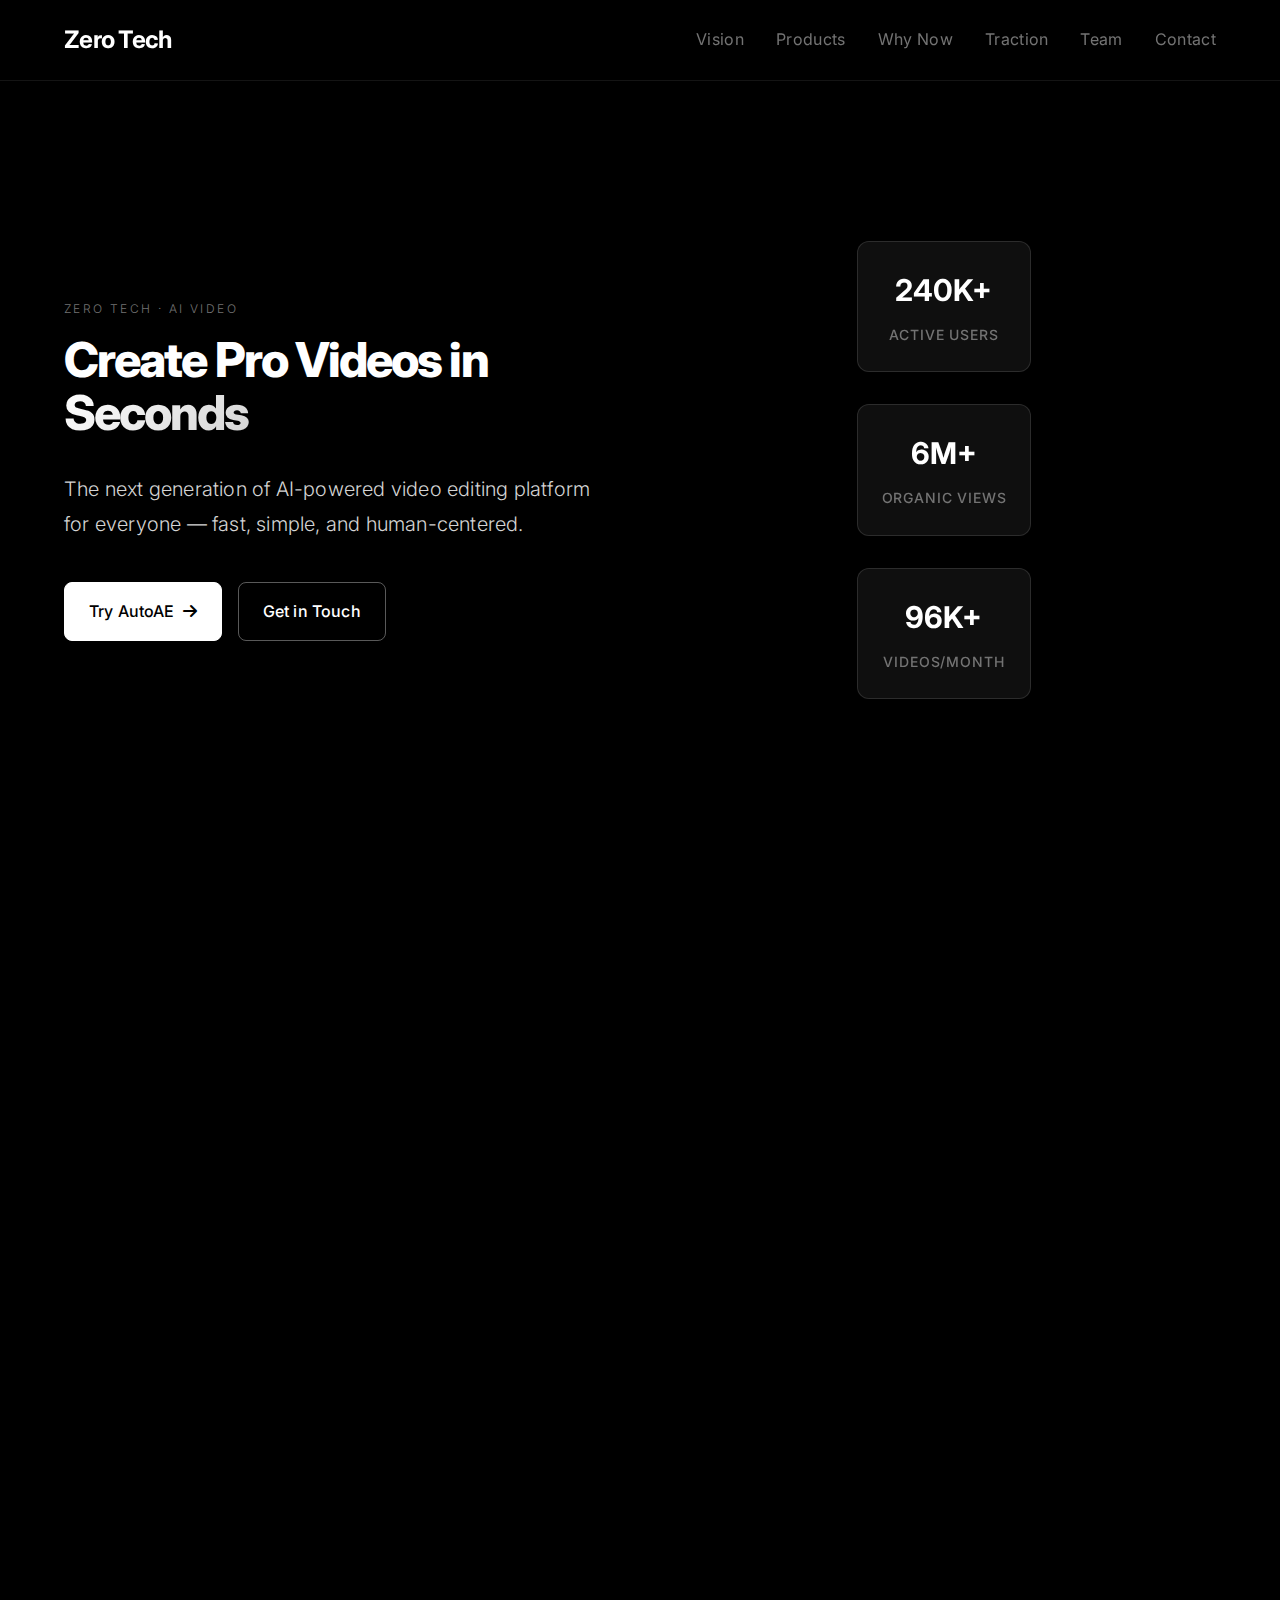
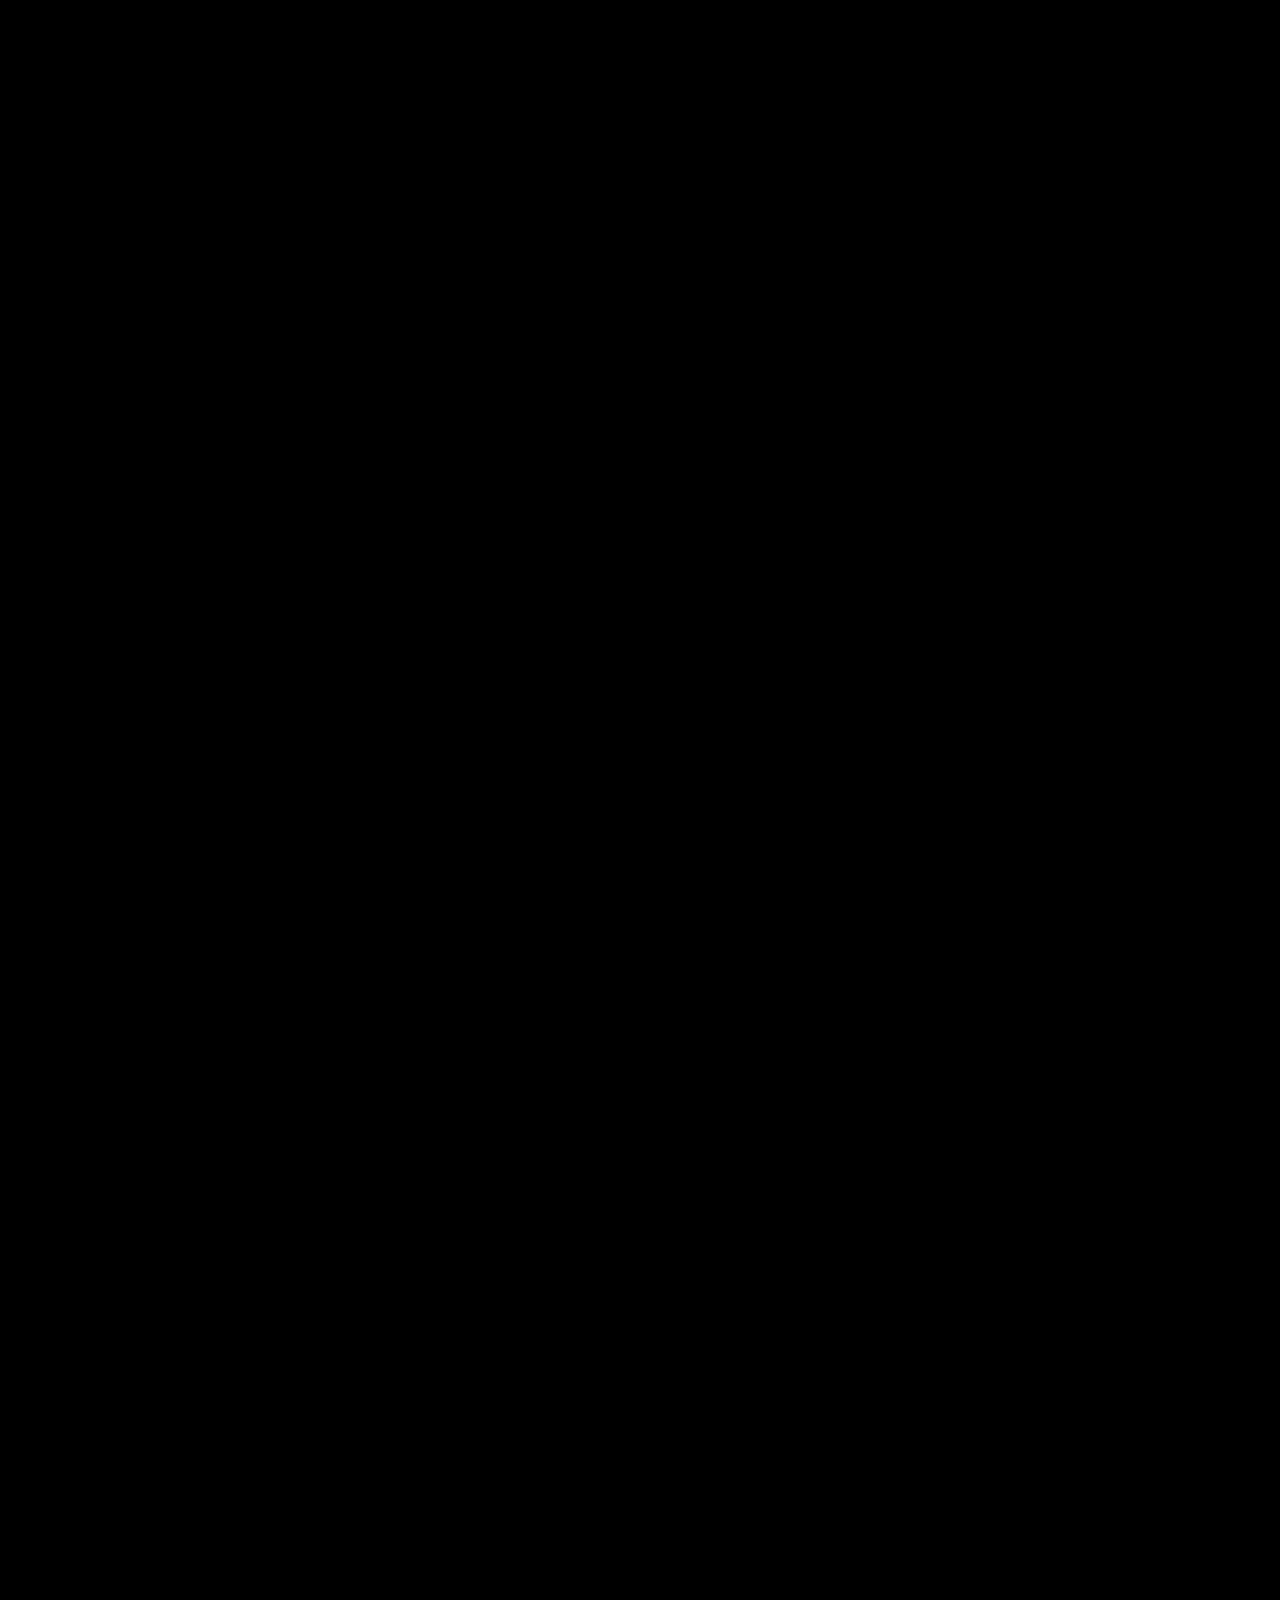
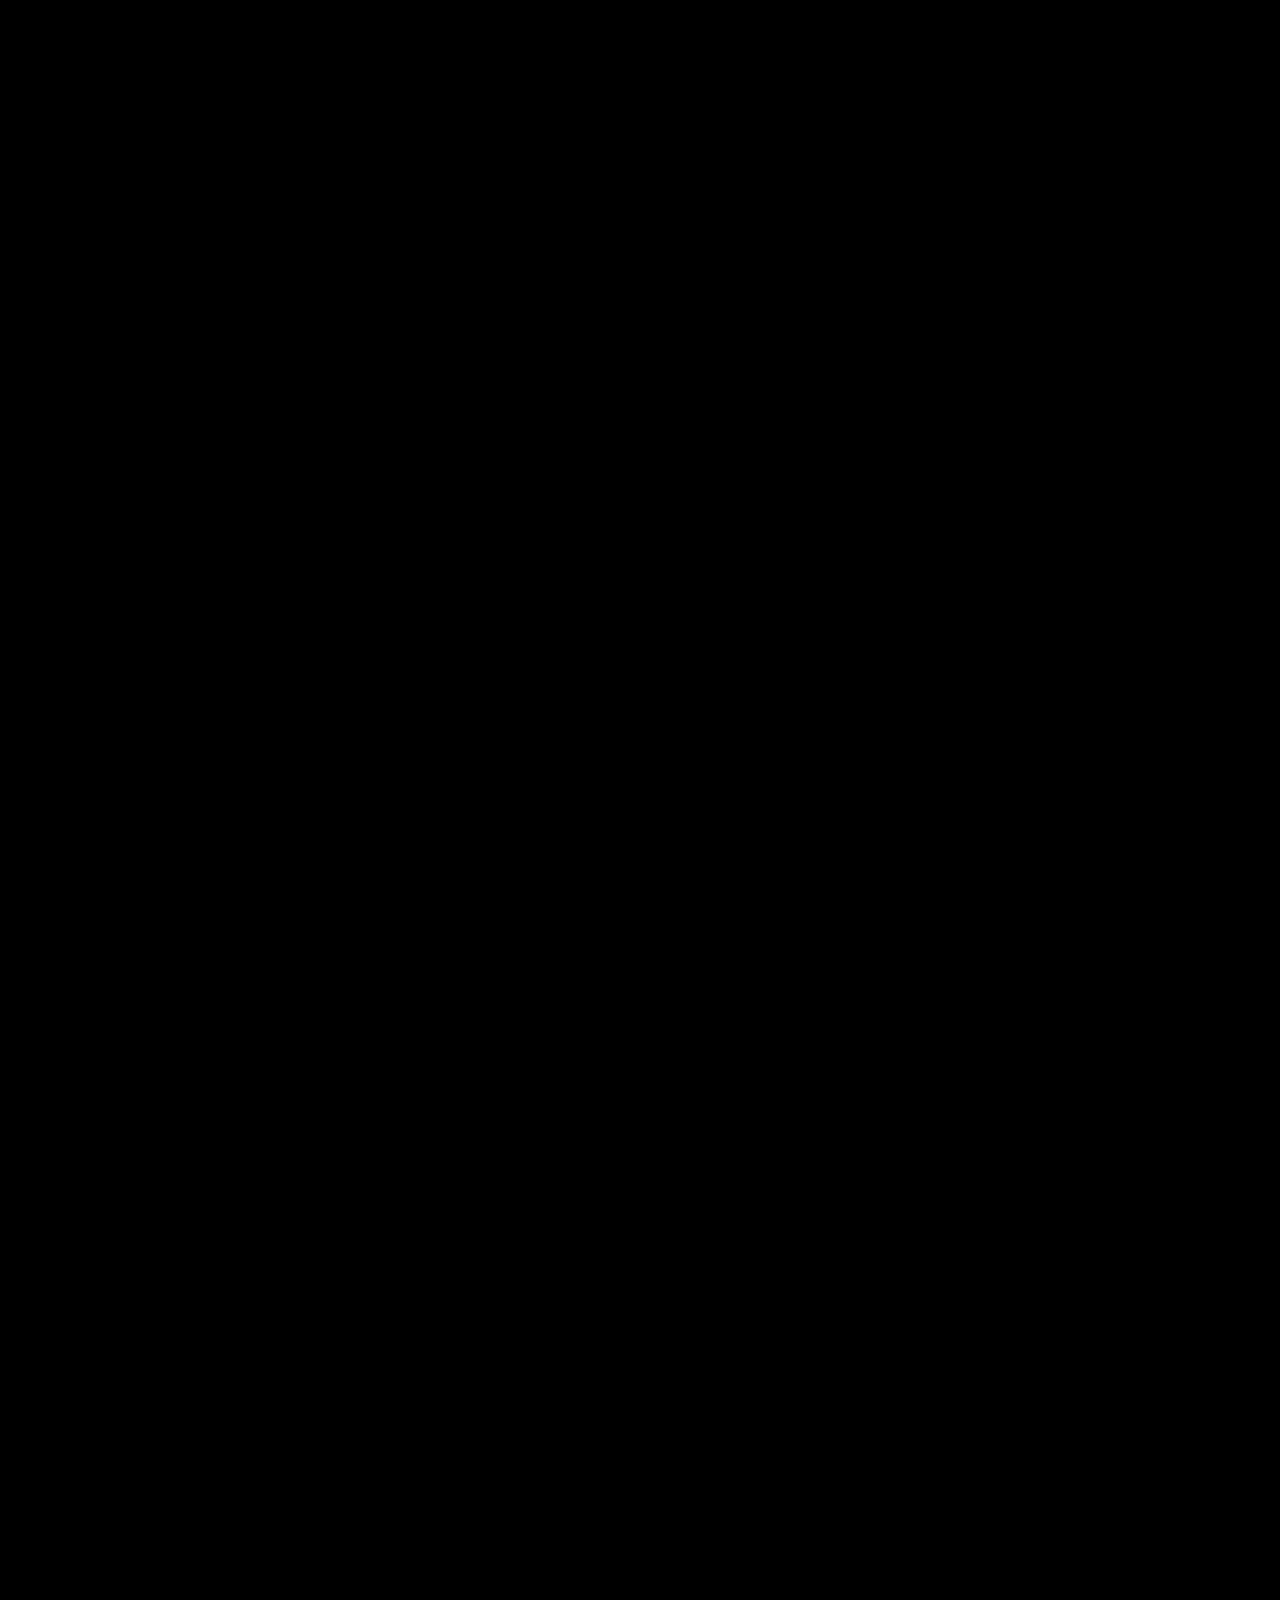
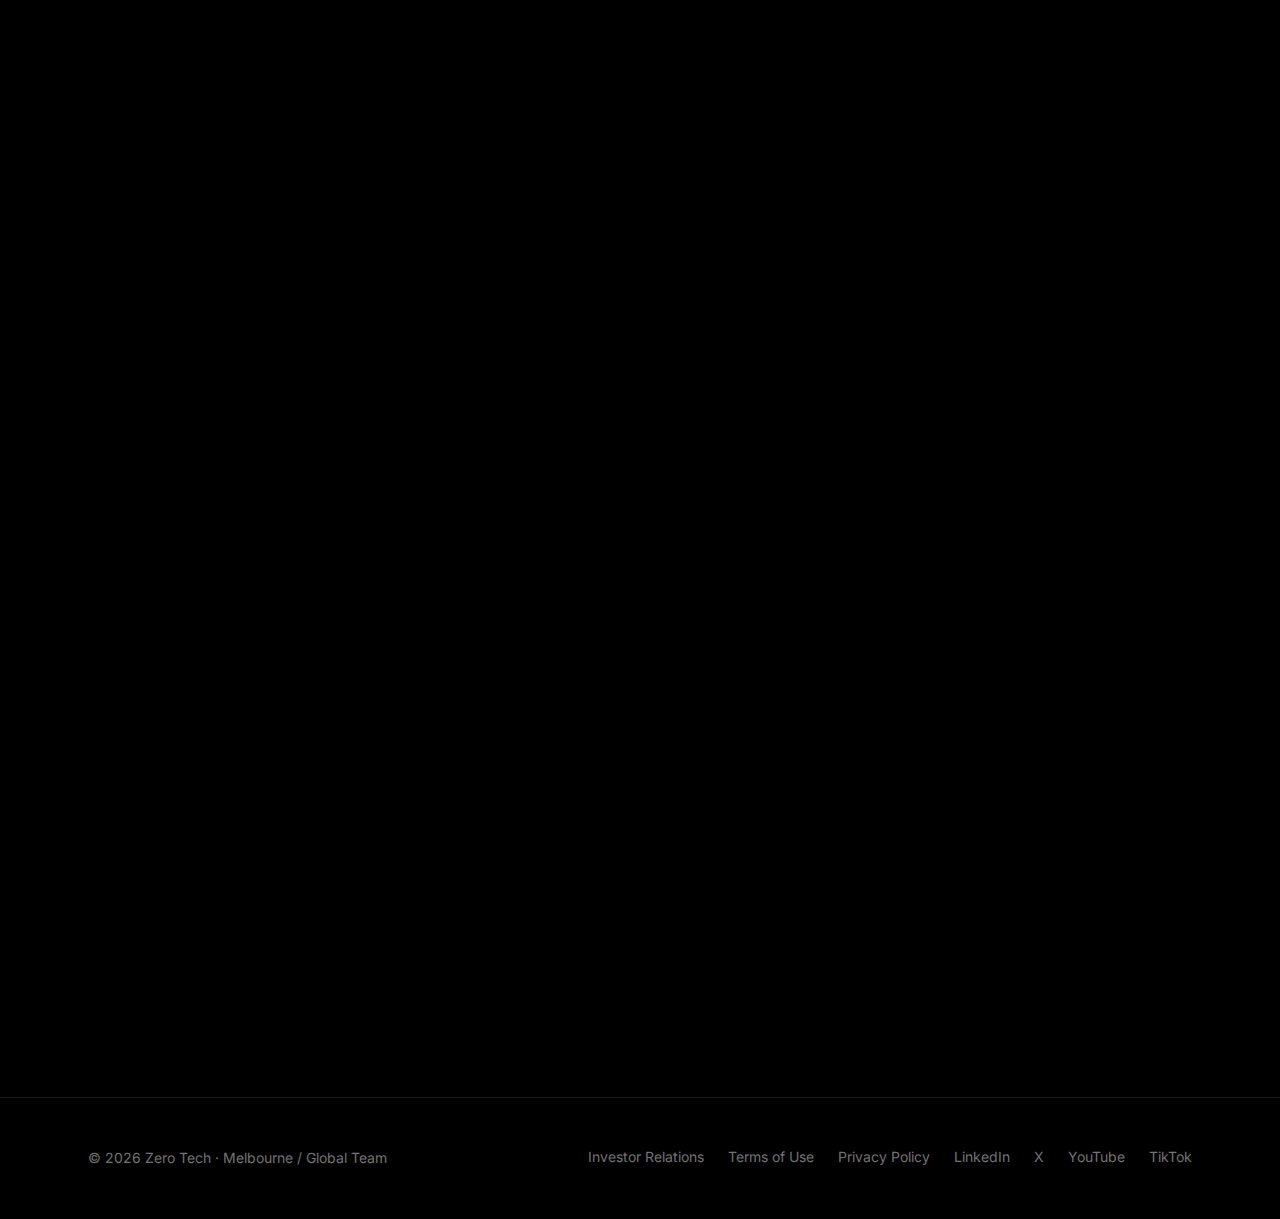
<file: index.html>
<!DOCTYPE html>
<html lang="en">
<head>
    <meta charset="UTF-8">
    <meta name="viewport" content="width=device-width, initial-scale=1.0">
    <title>Zero Tech - AI Video Editing Platform | Create Professional Videos in Seconds</title>
    <meta name="description" content="Zero Tech is the leading AI-powered video editing platform. Create professional videos in seconds with our innovative technology. Trusted by 500K+ creators worldwide.">
    <meta name="keywords" content="zero tech, AI video editing, video creation, professional videos, video editing software, AI video platform, video automation, content creation">
    <meta name="author" content="Zero Tech">
    <meta name="robots" content="index, follow">
    <meta name="language" content="en">
    <meta name="revisit-after" content="7 days">
    
    <!-- Open Graph / Facebook -->
    <meta property="og:type" content="website">
    <meta property="og:url" content="https://zerotech.info/">
    <meta property="og:title" content="Zero Tech - AI Video Editing Platform | Create Professional Videos in Seconds">
    <meta property="og:description" content="Zero Tech is the leading AI-powered video editing platform. Create professional videos in seconds with our innovative technology. Trusted by 500K+ creators worldwide.">
    <meta property="og:image" content="https://zerotech.info/Assets/ZeroTechLogo.png">
    <meta property="og:site_name" content="Zero Tech">
    <meta property="og:locale" content="en_US">
    
    <!-- Twitter -->
    <meta property="twitter:card" content="summary_large_image">
    <meta property="twitter:url" content="https://zerotech.info/">
    <meta property="twitter:title" content="Zero Tech - AI Video Editing Platform | Create Professional Videos in Seconds">
    <meta property="twitter:description" content="Zero Tech is the leading AI-powered video editing platform. Create professional videos in seconds with our innovative technology. Trusted by 500K+ creators worldwide.">
    <meta property="twitter:image" content="https://zerotech.info/Assets/ZeroTechLogo.png">
    <meta property="twitter:creator" content="@zerotech">
    <meta property="twitter:site" content="@zerotech">
    
    <!-- Additional SEO -->
    <meta name="theme-color" content="#000000">
    <meta name="msapplication-TileColor" content="#000000">
    <meta name="application-name" content="Zero Tech">
    <meta name="apple-mobile-web-app-title" content="Zero Tech">
    <meta name="apple-mobile-web-app-capable" content="yes">
    <meta name="apple-mobile-web-app-status-bar-style" content="default">
    
    <!-- Canonical URL -->
    <link rel="canonical" href="https://zerotech.info/">
    
    <!-- Favicon -->
    <link rel="icon" type="image/png" sizes="32x32" href="Assets/ZeroTechLogo.png">
    <link rel="icon" type="image/png" sizes="16x16" href="Assets/ZeroTechLogo.png">
    <link rel="shortcut icon" href="Assets/ZeroTechLogo.png">
    <link rel="apple-touch-icon" sizes="180x180" href="Assets/ZeroTechLogo.png">
    <link rel="stylesheet" href="styles.css">
    <link rel="preconnect" href="https://fonts.googleapis.com">
    <link rel="preconnect" href="https://fonts.gstatic.com" crossorigin>
    <link href="https://fonts.googleapis.com/css2?family=Inter:wght@200;300;400;500;600;700;800&family=Playfair+Display:ital,wght@0,400;0,500;0,600;0,700;1,400&family=Crimson+Text:ital,wght@0,400;0,600;1,400&display=swap" rel="stylesheet">
    <link rel="preconnect" href="https://pub-4e1d5c34faf34e9085556e48a3f90aa2.r2.dev" crossorigin>
    <link rel="dns-prefetch" href="https://pub-4e1d5c34faf34e9085556e48a3f90aa2.r2.dev">
    <link rel="preconnect" href="https://cdnjs.cloudflare.com">
    <link rel="stylesheet" href="https://cdnjs.cloudflare.com/ajax/libs/font-awesome/6.0.0/css/all.min.css" media="print" onload="this.media='all'">
    <noscript><link rel="stylesheet" href="https://cdnjs.cloudflare.com/ajax/libs/font-awesome/6.0.0/css/all.min.css"></noscript>
    
    <!-- Structured Data -->
    <script type="application/ld+json">
    {
        "@context": "https://schema.org",
        "@type": "Organization",
        "name": "Zero Tech",
        "url": "https://zerotech.info",
        "logo": "https://zerotech.info/Assets/ZeroTechLogo.png",
        "description": "Zero Tech is the leading AI-powered video editing platform. Create professional videos in seconds with our innovative technology.",
        "foundingDate": "2024",
        "founders": [
            {
                "@type": "Person",
                "name": "Hanna Zhu",
                "jobTitle": "Co-Founder & CEO",
                "url": "https://www.linkedin.com/in/han-zhu-7633a05a/"
            },
            {
                "@type": "Person",
                "name": "Alex Liu",
                "jobTitle": "Co-Founder & CMO",
                "url": "https://www.linkedin.com/in/alexliugrowth/"
            }
        ],
        "address": {
            "@type": "PostalAddress",
            "addressLocality": "Melbourne",
            "addressCountry": "Australia"
        },
        "contactPoint": {
            "@type": "ContactPoint",
            "email": "hanna@zerothe.pro",
            "contactType": "customer service"
        },
        "sameAs": [
            "https://www.linkedin.com/company/autoae/",
            "https://x.com/Autoaeonline",
            "https://www.youtube.com/@autoaeonline",
            "https://www.tiktok.com/@autoaeonline"
        ],
        "offers": {
            "@type": "Offer",
            "name": "AI Video Editing Platform",
            "description": "Create professional videos in seconds with AI-powered video editing technology",
            "url": "https://autoae.online/"
        }
    }
    </script>
    
    <script type="application/ld+json">
    {
        "@context": "https://schema.org",
        "@type": "SoftwareApplication",
        "name": "Zero Tech AI Video Editor",
        "applicationCategory": "MultimediaApplication",
        "operatingSystem": "Web Browser",
        "description": "AI-powered video editing platform for creating professional videos in seconds",
        "url": "https://autoae.online/",
        "author": {
            "@type": "Organization",
            "name": "Zero Tech"
        },
        "offers": {
            "@type": "Offer",
            "price": "0",
            "priceCurrency": "USD",
            "availability": "https://schema.org/InStock"
        },
        "aggregateRating": {
            "@type": "AggregateRating",
            "ratingValue": "4.8",
            "ratingCount": "215000"
        }
    }
    </script>
    
    <!-- Additional SEO Schema -->
    <script type="application/ld+json">
    {
        "@context": "https://schema.org",
        "@type": "WebSite",
        "name": "Zero Tech",
        "url": "https://zerotech.info",
        "description": "AI-powered video editing platform for creating professional videos in seconds",
        "potentialAction": {
            "@type": "SearchAction",
            "target": "https://zerotech.info/search?q={search_term_string}",
            "query-input": "required name=search_term_string"
        }
    }
    </script>
    
    <script type="application/ld+json">
    {
        "@context": "https://schema.org",
        "@type": "BreadcrumbList",
        "itemListElement": [
            {
                "@type": "ListItem",
                "position": 1,
                "name": "Home",
                "item": "https://zerotech.info"
            },
            {
                "@type": "ListItem",
                "position": 2,
                "name": "Vision",
                "item": "https://zerotech.info#vision"
            },
            {
                "@type": "ListItem",
                "position": 3,
                "name": "Products",
                "item": "https://zerotech.info#products"
            },
            {
                "@type": "ListItem",
                "position": 4,
                "name": "Team",
                "item": "https://zerotech.info#team"
            }
        ]
    }
    </script>
</head>
<body>
    <!-- Navigation -->
    <nav class="navbar">
        <div class="nav-container">
            <div class="nav-logo">
                <h2>Zero Tech</h2>
            </div>
            <ul class="nav-menu">
                <li class="nav-item">
                    <a href="#vision" class="nav-link">Vision</a>
                </li>
                <li class="nav-item">
                    <a href="#products" class="nav-link">Products</a>
                </li>
                <li class="nav-item">
                    <a href="#why-now" class="nav-link">Why Now</a>
                </li>
                <li class="nav-item">
                    <a href="#traction" class="nav-link">Traction</a>
                </li>
                <li class="nav-item">
                    <a href="#team" class="nav-link">Team</a>
                </li>
                <li class="nav-item">
                    <a href="#contact" class="nav-link">Contact</a>
                </li>
            </ul>
            <div class="hamburger">
                <span class="bar"></span>
                <span class="bar"></span>
                <span class="bar"></span>
            </div>
        </div>
    </nav>

    <!-- Hero Section — hero_bg.mp4 (ZERO AI STUDIO blueprint) -->
    <section id="home" class="hero section-cinematic">
        <div class="video-bg" aria-hidden="true">
            <video class="hero-video" autoplay muted loop playsinline preload="metadata">
                <source src="https://pub-4e1d5c34faf34e9085556e48a3f90aa2.r2.dev/video_downloads/hero_bg.mp4" type="video/mp4">
            </video>
        </div>
        <div class="video-mask video-mask-top"></div>
        <div class="video-mask video-mask-bottom"></div>
        <div class="hero-container container">
            <div class="hero-content reveal-on-scroll">
                <p class="overline">Zero Tech · AI video</p>
                <h1 class="hero-title">
                    Create Pro Videos in <span class="gradient-text">Seconds</span>
                </h1>
                <p class="hero-subtitle">
                    The next generation of AI-powered video editing platform for everyone — fast, simple, and human-centered.
                </p>
                <div class="hero-buttons">
                    <a href="https://autoae.online/" target="_blank" class="btn btn-primary">
                        <span>Try AutoAE</span>
                        <i class="fas fa-arrow-right"></i>
                    </a>
                    <a href="#contact" class="btn btn-secondary">
                        <span>Get in Touch</span>
                    </a>
                </div>
            </div>
            <div class="hero-visual reveal-on-scroll">
                <div class="hero-stats">
                    <div class="stat">
                        <span class="stat-number">500K+</span>
                        <span class="stat-label">Active Users</span>
                    </div>
                    <div class="stat">
                        <span class="stat-number">11M+</span>
                        <span class="stat-label">Organic Views</span>
                    </div>
                    <div class="stat">
                        <span class="stat-number">200K+</span>
                        <span class="stat-label">Videos/Month</span>
                    </div>
                </div>
            </div>
        </div>
    </section>

    <!-- Vision — concept_real_bg.mp4 -->
    <section id="vision" class="vision section-cinematic">
        <div class="video-bg" aria-hidden="true">
            <video autoplay muted loop playsinline preload="metadata">
                <source src="https://pub-4e1d5c34faf34e9085556e48a3f90aa2.r2.dev/video_downloads/concept_real_bg.mp4" type="video/mp4">
            </video>
        </div>
        <div class="video-mask video-mask-top"></div>
        <div class="video-mask video-mask-bottom"></div>
        <div class="container">
            <div class="vision-content">
                <h2 class="section-title">Our Vision</h2>
                <div class="vision-text">
                    <p class="vision-quote">
                        The world needs a simple studio where anyone can create premium videos, with the help of AI.
                    </p>
                </div>
            </div>
        </div>
    </section>

    <!-- Products — concept_bg.mp4 (showcase / red wave, desaturated) -->
    <section id="products" class="products section-cinematic">
        <div class="video-bg video-bg--desaturated" aria-hidden="true">
            <video autoplay muted loop playsinline preload="metadata">
                <source src="https://pub-4e1d5c34faf34e9085556e48a3f90aa2.r2.dev/video_downloads/concept_bg.mp4" type="video/mp4">
            </video>
        </div>
        <div class="video-mask video-mask-top"></div>
        <div class="video-mask video-mask-bottom"></div>
        <div class="container">
            <div class="section-header">
                <p class="overline">Roadmap</p>
                <h2 class="section-title">Our Product Roadmap</h2>
                <p class="section-subtitle">Building the future of AI-powered video creation, one step at a time</p>
            </div>
            <div class="roadmap-container">
                <!-- Product 1.0: AutoAE -->
                <div class="product-card version-1-0">
                    <div class="version-badge">Product 1.0</div>
                    <div class="product-header">
                        <div class="product-badge">Live</div>
                        <div class="product-logo">
                            <img src="Assets/AutoAElogo.svg" alt="AutoAE AI Video Editor by Zero Tech" class="logo-svg">
                        </div>
                    </div>
                    <h3 class="product-title">Zero Animate: <span class="product-name">AutoAE</span></h3>
                    <p class="product-description">
                        The simplest way to create motion-graphic videos online.
                    </p>
                    <div class="product-stats">
                        <div class="stat">
                            <span class="stat-number">500K+</span>
                            <span class="stat-label">Creators</span>
                        </div>
                        <div class="stat">
                            <span class="stat-number">80+</span>
                            <span class="stat-label">Countries</span>
                        </div>
                        <div class="stat">
                            <span class="stat-number">200K+</span>
                            <span class="stat-label">Jobs/Month</span>
                        </div>
                    </div>
                    <a href="https://autoae.online/" target="_blank" class="btn btn-outline">
                        <span>autoae.online ›</span>
                        <i class="fas fa-external-link-alt"></i>
                    </a>
                </div>

                <!-- Product 2.0: Corrra -->
                <div class="product-card version-1-5">
                    <div class="version-badge">Product 2.0</div>
                    <div class="product-header">
                        <div class="product-badge">Live</div>
                        <div class="product-logo">
                            <img src="Assets/Corrralogo.svg" alt="Corrra Logo" class="logo-svg">
                        </div>
                    </div>
                    <h3 class="product-title">Zero Portfolio: <span class="product-name">Corrra</span></h3>
                    <p class="product-description">
                        A portfolio platform for video editors to showcase their work, connect with clients, and grow their business.
                    </p>
                    <a href="https://corrra.com/" target="_blank" class="btn btn-outline">
                        <span>corrra.com ›</span>
                        <i class="fas fa-external-link-alt"></i>
                    </a>
                </div>

                <!-- Zero AI Studio — flagship brand studio (distinct from product cards) -->
                <div class="product-card product-card--studio version-2-0">
                    <p class="product-studio-eyebrow">Flagship · Brand film</p>
                    <div class="product-studio-header">
                        <h3 class="product-title--studio">
                            <span class="product-title--studio-prefix">Zero AI</span>
                            <span class="product-title--studio-word">Studio</span>
                        </h3>
                        <span class="studio-status">Live</span>
                    </div>
                    <p class="product-description product-description--studio">
                        A next-generation AI brand film studio for cinematic advertising and future-facing brand imagery—built for ambitious companies.
                    </p>
                    <a href="https://studio.zerotech.info/" target="_blank" rel="noopener noreferrer" class="btn btn-outline btn--studio">
                        <span>studio.zerotech.info ›</span>
                        <i class="fas fa-external-link-alt"></i>
                    </a>
                </div>
            </div>
        </div>
    </section>

    <!-- Why Now — concept_real_bg.mp4 -->
    <section id="why-now" class="why-now section-cinematic">
        <div class="video-bg" aria-hidden="true">
            <video autoplay muted loop playsinline preload="metadata">
                <source src="https://pub-4e1d5c34faf34e9085556e48a3f90aa2.r2.dev/video_downloads/concept_real_bg.mp4" type="video/mp4">
            </video>
        </div>
        <div class="video-mask video-mask-top"></div>
        <div class="video-mask video-mask-bottom"></div>
        <div class="container">
            <div class="why-now-content">
                <p class="overline">Market</p>
                <h2 class="section-title">Why Now</h2>
                <div class="why-now-text">
                    <p class="why-now-description">
                        AI is transforming content creation —<br>
                        yet professional video remains complex and closed.
                    </p>
                    <p class="why-now-solution">
                        Zero Tech bridges the gap between heavy-duty software and one-click AI tools,<br>
                        bringing cinematic quality to everyone.
                    </p>
                </div>
            </div>
        </div>
    </section>

    <!-- Traction — concept_bg.mp4 (desaturated) -->
    <section id="traction" class="traction section-cinematic">
        <div class="video-bg video-bg--desaturated" aria-hidden="true">
            <video autoplay muted loop playsinline preload="metadata">
                <source src="https://pub-4e1d5c34faf34e9085556e48a3f90aa2.r2.dev/video_downloads/concept_bg.mp4" type="video/mp4">
            </video>
        </div>
        <div class="video-mask video-mask-top"></div>
        <div class="video-mask video-mask-bottom"></div>
        <div class="container">
            <div class="section-header">
                <p class="overline">Traction</p>
                <h2 class="section-title">Traction</h2>
            </div>
            <div class="traction-content">
                <div class="traction-metrics">
                    <div class="metric-card">
                        <span class="metric-number">500K+</span>
                        <span class="metric-label">active users</span>
                    </div>
                    <div class="metric-card">
                        <span class="metric-number">200K+</span>
                        <span class="metric-label">videos rendered / month</span>
                    </div>
                    <div class="metric-card">
                        <span class="metric-number">30%</span>
                        <span class="metric-label">MRR MoM growth rate</span>
                    </div>
                </div>
                <div class="testimonials">
                    <div class="testimonial">
                        <p class="testimonial-text">"One of the best tools I've seen on the internet."</p>
                        <span class="testimonial-author">— Verified User</span>
                    </div>
                    <div class="testimonial">
                        <p class="testimonial-text">"My ad paid for two years of AutoAE in one day."</p>
                        <span class="testimonial-author">— Creator Partner</span>
                    </div>
                </div>
            </div>
        </div>
    </section>

    <!-- Team — concept_real_bg.mp4 -->
    <section id="team" class="team section-cinematic">
        <div class="video-bg" aria-hidden="true">
            <video autoplay muted loop playsinline preload="metadata">
                <source src="https://pub-4e1d5c34faf34e9085556e48a3f90aa2.r2.dev/video_downloads/concept_real_bg.mp4" type="video/mp4">
            </video>
        </div>
        <div class="video-mask video-mask-top"></div>
        <div class="video-mask video-mask-bottom"></div>
        <div class="container">
            <div class="section-header">
                <p class="overline">People</p>
                <h2 class="section-title">Team</h2>
            </div>
            <div class="team-content">
                <div class="team-members">
                    <div class="team-member">
                        <div class="member-photo">
                            <img src="Assets/HannaProfile.jpg" alt="Hanna Zhu - Zero Tech CEO and Co-Founder" class="profile-image">
                        </div>
                        <h3 class="member-name">Hanna Zhu</h3>
                        <p class="member-title">Co-Founder & CEO</p>
                        <p class="member-bio">
                            Ex-Tesla and ByteDance · Built AI video startup ($7M raised) · PhD Researcher in AI & Human Creativity at Swinburne
                        </p>
                        <a href="https://www.linkedin.com/in/han-zhu-7633a05a/" target="_blank" class="linkedin-link">
                            <i class="fab fa-linkedin"></i>
                        </a>
                        <div class="university-logos">
                            <div class="university-logo">
                                <img src="Assets/Swinburne.png" alt="Swinburne University" class="logo-image">
                            </div>
                            <div class="university-logo">
                                <img src="Assets/Penn.png" alt="University of Pennsylvania" class="logo-image">
                            </div>
                            <div class="university-logo">
                                <img src="Assets/UIUC.png" alt="University of Illinois" class="logo-image">
                            </div>
                        </div>
                    </div>
                    <div class="team-member">
                        <div class="member-photo">
                            <img src="Assets/AlexProfile.png" alt="Alex Liu - Zero Tech CMO and Co-Founder" class="profile-image">
                        </div>
                        <h3 class="member-name">Alex Liu</h3>
                        <p class="member-title">Co-Founder & CMO</p>
                        <p class="member-bio">
                            Video Creator (60K subs and 3M+ views) · Ex-ByteDance · Former Growth Lead at leading AI video startup
                        </p>
                        <a href="https://www.linkedin.com/in/alexliugrowth/" target="_blank" class="linkedin-link">
                            <i class="fab fa-linkedin"></i>
                        </a>
                        <div class="university-logos">
                            <div class="university-logo">
                                <img src="Assets/NUS.png" alt="National University of Singapore" class="logo-image">
                            </div>
                        </div>
                    </div>
                </div>
                <div class="team-community">
                    <p class="community-text">
                        …and <strong>400+</strong> top video creator partners worldwide powering our community.
                    </p>
                </div>
            </div>
        </div>
    </section>

    <!-- Contact + Footer — footer_bg.mp4 -->
    <section id="contact" class="contact section-cinematic section-cinematic--footer">
        <div class="video-bg" aria-hidden="true">
            <video autoplay muted loop playsinline preload="metadata">
                <source src="https://pub-4e1d5c34faf34e9085556e48a3f90aa2.r2.dev/video_downloads/footer_bg.mp4" type="video/mp4">
            </video>
        </div>
        <div class="video-mask video-mask-top"></div>
        <div class="video-mask video-mask-bottom"></div>
        <div class="container">
            <div class="section-header">
                <p class="overline">Contact</p>
                <h2 class="section-title">Contact Us</h2>
            </div>
            <div class="contact-content">
                <div class="contact-card">
                    <div class="contact-icon">
                        <i class="fas fa-envelope"></i>
                    </div>
                    <div class="contact-text">
                        <p class="contact-description">
                            We're building the future of video creation, where human story meets intelligent tools.
                        </p>
                        <p class="contact-cta">
                            Be our partner to create, grow, and lead this new era together.
                        </p>
                    </div>
                    <div class="contact-button">
                        <a href="mailto:hanna@zerothe.pro" class="btn btn-primary">
                            <span>Reach Out</span>
                            <i class="fas fa-arrow-right"></i>
                        </a>
                    </div>
                </div>
            </div>
        </div>
        <footer class="footer">
            <div class="container">
                <div class="footer-content">
                    <div class="footer-brand">
                        <p>&copy; 2026 Zero Tech · Melbourne / Global Team</p>
                    </div>
                    <div class="footer-links">
                        <a href="https://www.linkedin.com/in/han-zhu-7633a05a/" target="_blank">Investor Relations</a>
                        <a href="terms.html">Terms of Use</a>
                        <a href="privacy.html">Privacy Policy</a>
                        <a href="https://www.linkedin.com/company/autoae/" target="_blank">LinkedIn</a>
                        <a href="https://x.com/Autoaeonline" target="_blank">X</a>
                        <a href="https://www.youtube.com/@autoaeonline" target="_blank">YouTube</a>
                        <a href="https://www.tiktok.com/@autoaeonline" target="_blank">TikTok</a>
                    </div>
                </div>
            </div>
        </footer>
    </section>

    <script src="script.js"></script>
    
    <!-- SEO Content (Hidden from users) -->
    <div style="display: none;">
        <h1>Zero Tech - AI Video Editing Platform</h1>
        <p>Zero Tech is the leading AI-powered video editing platform that enables users to create professional videos in seconds. Our innovative artificial intelligence technology makes video editing accessible to everyone, from content creators to businesses. With Zero Tech, you can produce high-quality video content without technical expertise, using our simple yet powerful AI video editor.</p>
        <p>Key features of Zero Tech include automated video editing, motion graphics generation, professional video creation tools, and AI-powered content optimization. Our platform serves video creators, marketers, businesses, and content creators worldwide, democratizing video production through cutting-edge AI algorithms and user-friendly interfaces.</p>
        <p>Zero Tech offers both free and premium video editing services, making professional video creation accessible to individuals and organizations. Our AI video editing software combines machine learning technology with intuitive design to deliver professional results in seconds, revolutionizing the way people create and edit videos.</p>
    </div>
</body>
</html>
</file>
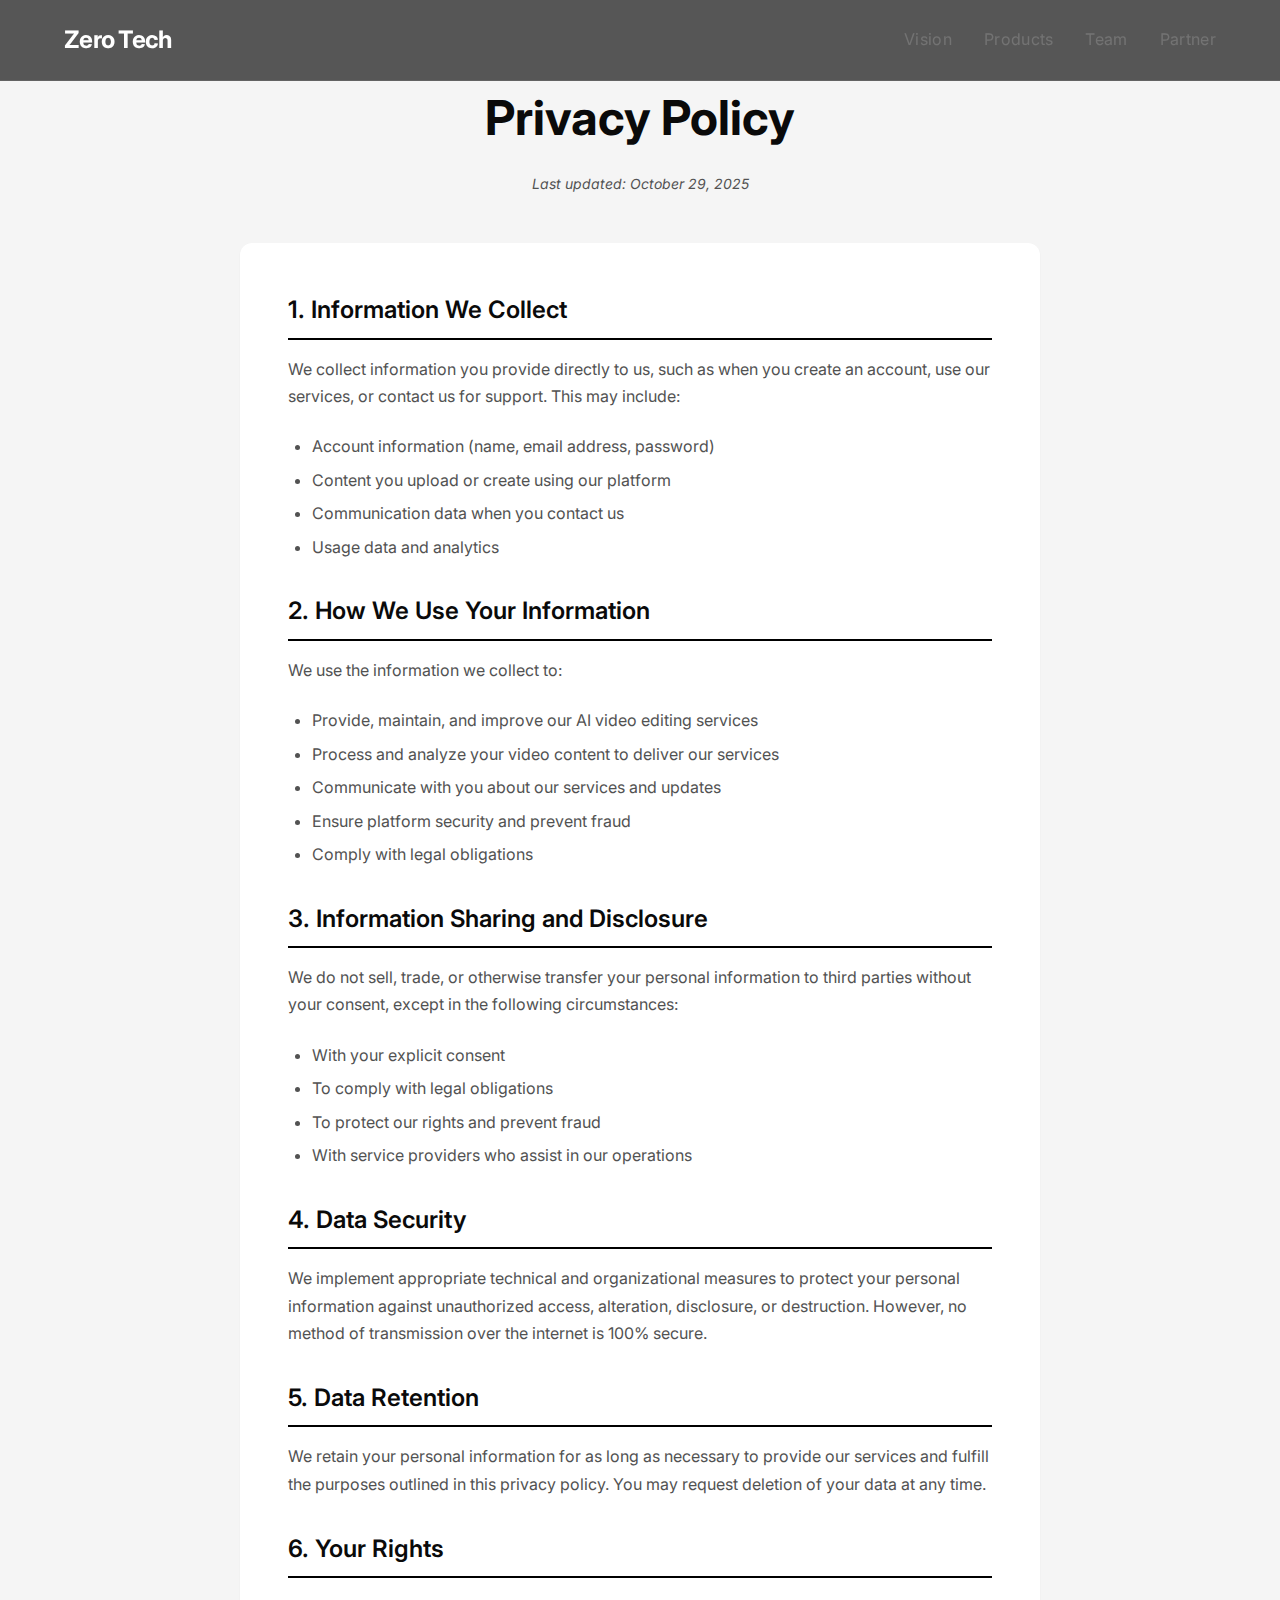
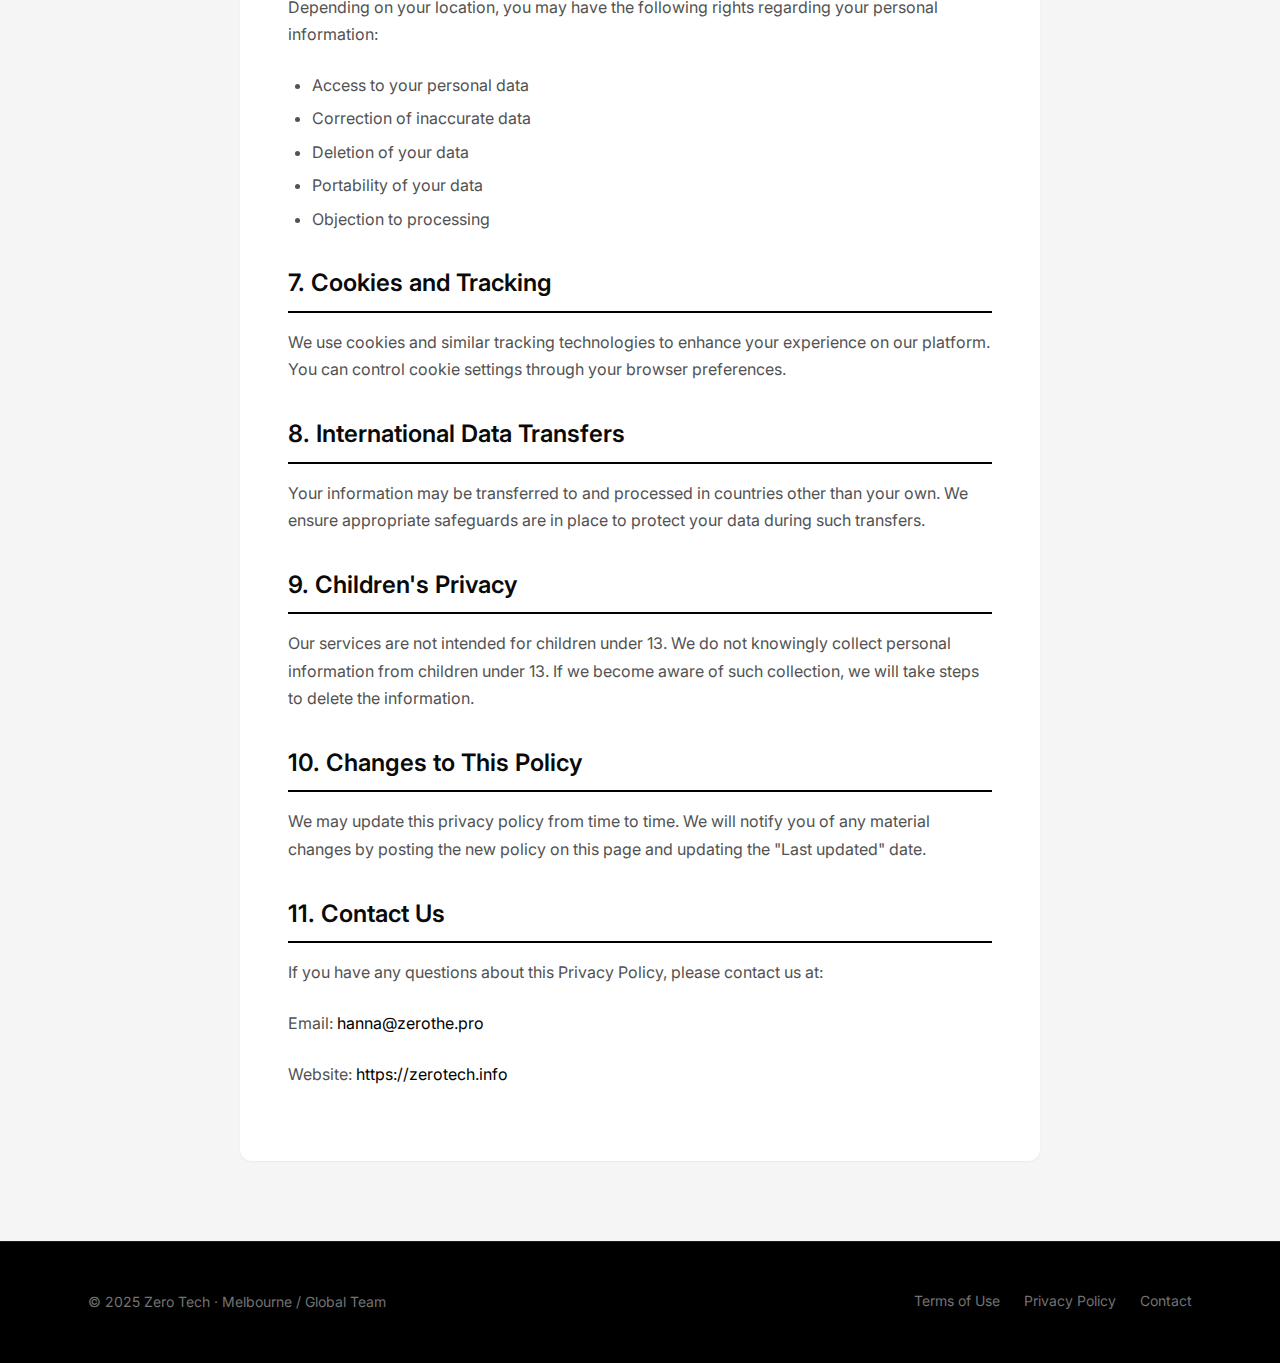
<file: privacy.html>
<!DOCTYPE html>
<html lang="en">
<head>
    <meta charset="UTF-8">
    <meta name="viewport" content="width=device-width, initial-scale=1.0">
    <title>Privacy Policy - Zero Tech</title>
    <meta name="description" content="Privacy Policy for Zero Tech AI video editing platform. Learn how we collect, use, and protect your personal information and data.">
    <meta name="robots" content="index, follow">
    <link rel="canonical" href="https://zerotech.info/privacy.html">
    <link rel="icon" type="image/png" sizes="32x32" href="Assets/ZeroTechLogo.png">
    <link rel="icon" type="image/png" sizes="16x16" href="Assets/ZeroTechLogo.png">
    <link rel="shortcut icon" href="Assets/ZeroTechLogo.png">
    <link rel="apple-touch-icon" sizes="180x180" href="Assets/ZeroTechLogo.png">
    <link rel="stylesheet" href="styles.css">
    <link rel="preconnect" href="https://fonts.googleapis.com">
    <link rel="preconnect" href="https://fonts.gstatic.com" crossorigin>
    <link href="https://fonts.googleapis.com/css2?family=Inter:wght@300;400;500;600;700&family=Playfair+Display:wght@400;500;600;700&family=Crimson+Text:ital,wght@0,400;0,600;1,400&display=swap" rel="stylesheet">
</head>
<body>
    <!-- Navigation -->
    <nav class="navbar">
        <div class="nav-container">
            <div class="nav-logo">
                <a href="index.html">
                    <h2>Zero Tech</h2>
                </a>
            </div>
            <ul class="nav-menu">
                <li class="nav-item">
                    <a href="index.html#vision" class="nav-link">Vision</a>
                </li>
                <li class="nav-item">
                    <a href="index.html#products" class="nav-link">Products</a>
                </li>
                <li class="nav-item">
                    <a href="index.html#team" class="nav-link">Team</a>
                </li>
                <li class="nav-item">
                    <a href="index.html#partner" class="nav-link">Partner</a>
                </li>
            </ul>
        </div>
    </nav>

    <!-- Privacy Content -->
    <section class="legal-content">
        <div class="container">
            <div class="legal-header">
                <h1>Privacy Policy</h1>
                <p class="last-updated">Last updated: October 29, 2025</p>
            </div>
            
            <div class="legal-body">
                <h2>1. Information We Collect</h2>
                <p>We collect information you provide directly to us, such as when you create an account, use our services, or contact us for support. This may include:</p>
                <ul>
                    <li>Account information (name, email address, password)</li>
                    <li>Content you upload or create using our platform</li>
                    <li>Communication data when you contact us</li>
                    <li>Usage data and analytics</li>
                </ul>

                <h2>2. How We Use Your Information</h2>
                <p>We use the information we collect to:</p>
                <ul>
                    <li>Provide, maintain, and improve our AI video editing services</li>
                    <li>Process and analyze your video content to deliver our services</li>
                    <li>Communicate with you about our services and updates</li>
                    <li>Ensure platform security and prevent fraud</li>
                    <li>Comply with legal obligations</li>
                </ul>

                <h2>3. Information Sharing and Disclosure</h2>
                <p>We do not sell, trade, or otherwise transfer your personal information to third parties without your consent, except in the following circumstances:</p>
                <ul>
                    <li>With your explicit consent</li>
                    <li>To comply with legal obligations</li>
                    <li>To protect our rights and prevent fraud</li>
                    <li>With service providers who assist in our operations</li>
                </ul>

                <h2>4. Data Security</h2>
                <p>We implement appropriate technical and organizational measures to protect your personal information against unauthorized access, alteration, disclosure, or destruction. However, no method of transmission over the internet is 100% secure.</p>

                <h2>5. Data Retention</h2>
                <p>We retain your personal information for as long as necessary to provide our services and fulfill the purposes outlined in this privacy policy. You may request deletion of your data at any time.</p>

                <h2>6. Your Rights</h2>
                <p>Depending on your location, you may have the following rights regarding your personal information:</p>
                <ul>
                    <li>Access to your personal data</li>
                    <li>Correction of inaccurate data</li>
                    <li>Deletion of your data</li>
                    <li>Portability of your data</li>
                    <li>Objection to processing</li>
                </ul>

                <h2>7. Cookies and Tracking</h2>
                <p>We use cookies and similar tracking technologies to enhance your experience on our platform. You can control cookie settings through your browser preferences.</p>

                <h2>8. International Data Transfers</h2>
                <p>Your information may be transferred to and processed in countries other than your own. We ensure appropriate safeguards are in place to protect your data during such transfers.</p>

                <h2>9. Children's Privacy</h2>
                <p>Our services are not intended for children under 13. We do not knowingly collect personal information from children under 13. If we become aware of such collection, we will take steps to delete the information.</p>

                <h2>10. Changes to This Policy</h2>
                <p>We may update this privacy policy from time to time. We will notify you of any material changes by posting the new policy on this page and updating the "Last updated" date.</p>

                <h2>11. Contact Us</h2>
                <p>If you have any questions about this Privacy Policy, please contact us at:</p>
                <p>Email: <a href="mailto:hanna@zerothe.pro">hanna@zerothe.pro</a></p>
                <p>Website: <a href="https://zerotech.info">https://zerotech.info</a></p>
            </div>
        </div>
    </section>

    <!-- Footer -->
    <footer class="footer">
        <div class="container">
            <div class="footer-content">
                <div class="footer-brand">
                    <p>&copy; 2025 Zero Tech · Melbourne / Global Team</p>
                </div>
                <div class="footer-links">
                    <a href="terms.html">Terms of Use</a>
                    <a href="privacy.html">Privacy Policy</a>
                    <a href="mailto:hanna@zerothe.pro">Contact</a>
                </div>
            </div>
        </div>
    </footer>
</body>
</html>
</file>
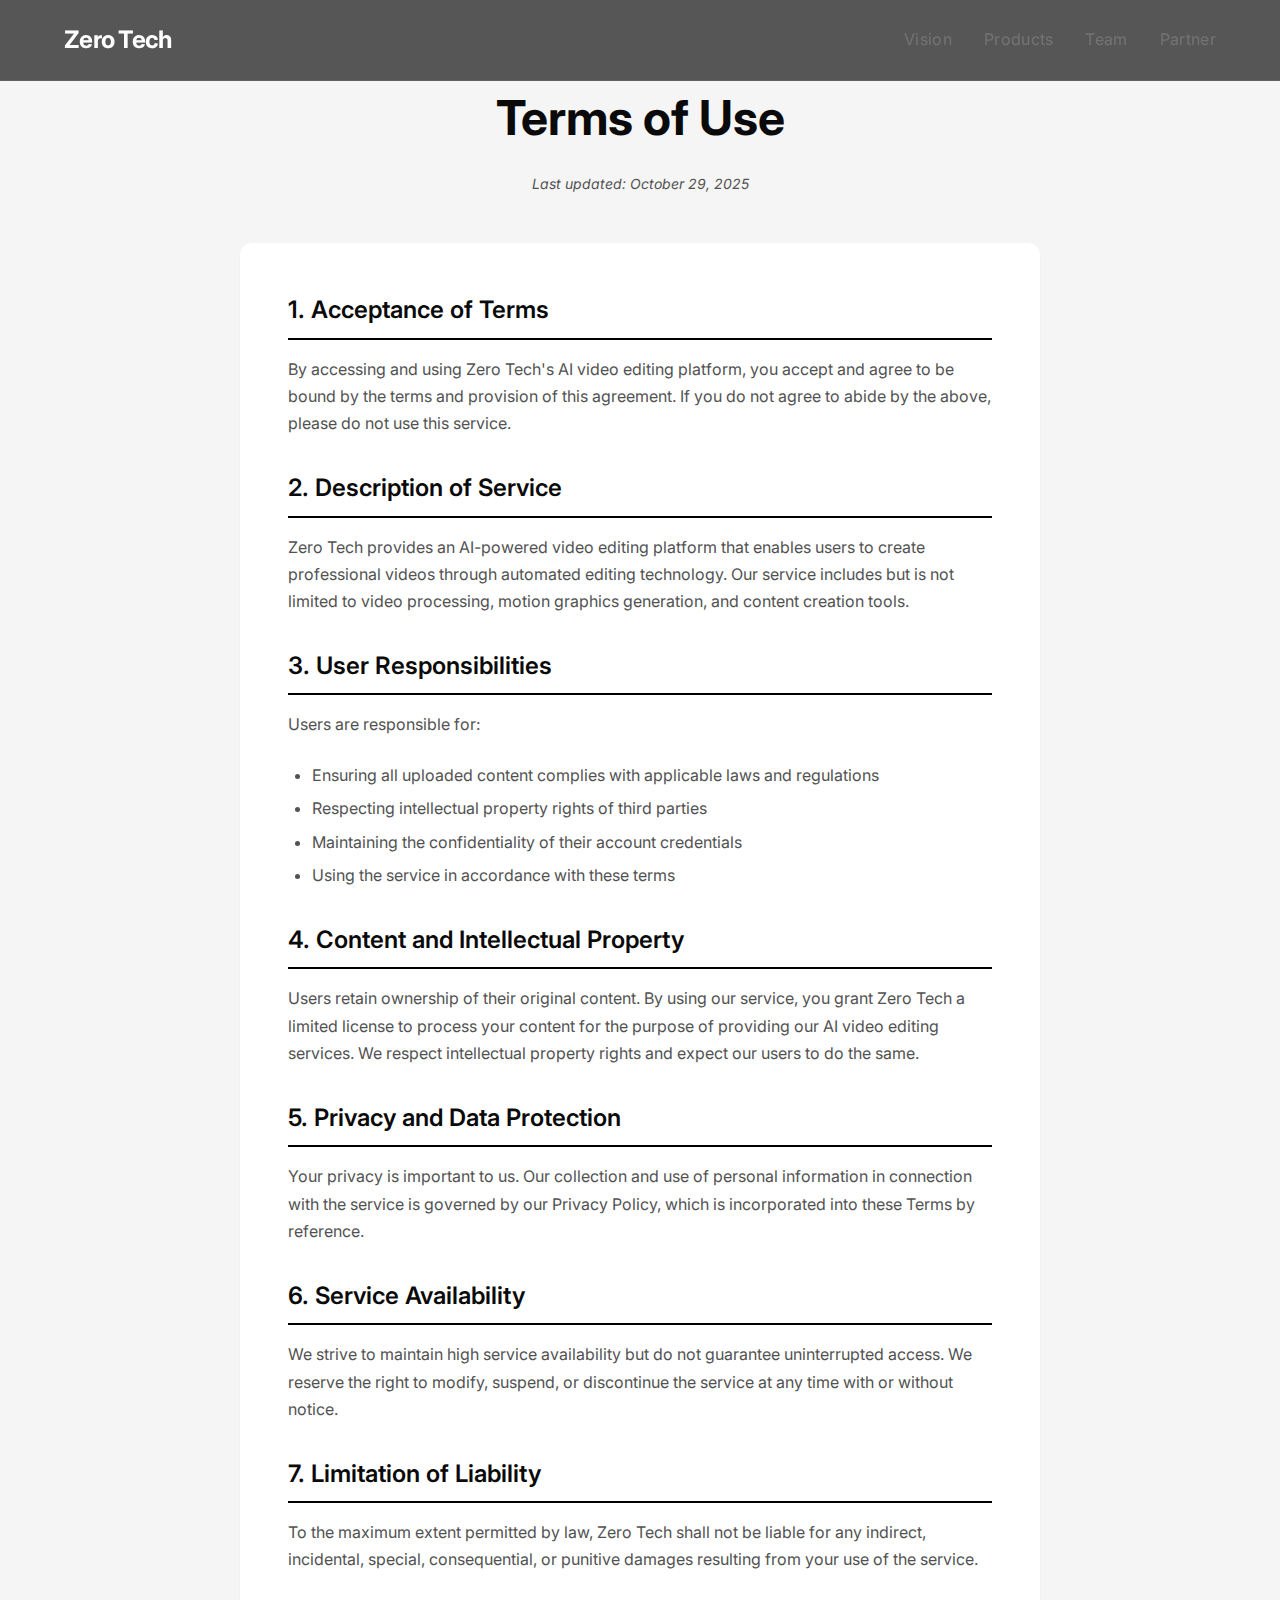
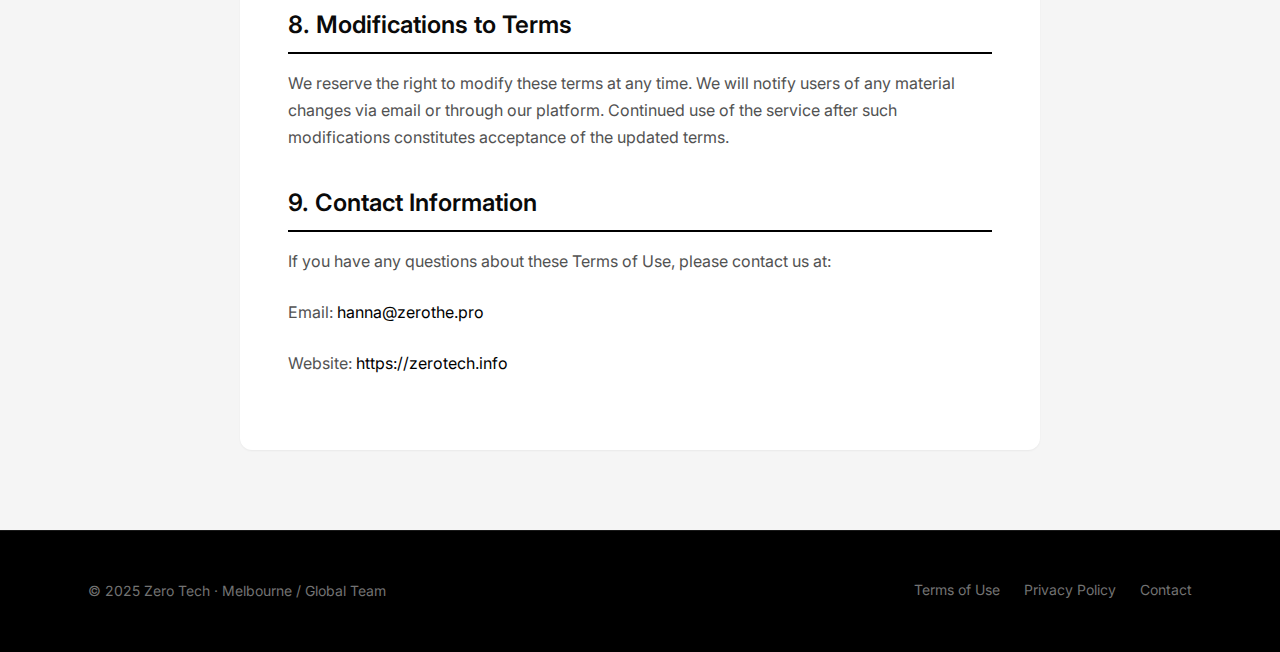
<file: terms.html>
<!DOCTYPE html>
<html lang="en">
<head>
    <meta charset="UTF-8">
    <meta name="viewport" content="width=device-width, initial-scale=1.0">
    <title>Terms of Use - Zero Tech</title>
    <meta name="description" content="Terms of Use for Zero Tech AI video editing platform. Learn about our service terms, user responsibilities, and platform guidelines.">
    <meta name="robots" content="index, follow">
    <link rel="canonical" href="https://zerotech.info/terms.html">
    <link rel="icon" type="image/png" sizes="32x32" href="Assets/ZeroTechLogo.png">
    <link rel="icon" type="image/png" sizes="16x16" href="Assets/ZeroTechLogo.png">
    <link rel="shortcut icon" href="Assets/ZeroTechLogo.png">
    <link rel="apple-touch-icon" sizes="180x180" href="Assets/ZeroTechLogo.png">
    <link rel="stylesheet" href="styles.css">
    <link rel="preconnect" href="https://fonts.googleapis.com">
    <link rel="preconnect" href="https://fonts.gstatic.com" crossorigin>
    <link href="https://fonts.googleapis.com/css2?family=Inter:wght@300;400;500;600;700&family=Playfair+Display:wght@400;500;600;700&family=Crimson+Text:ital,wght@0,400;0,600;1,400&display=swap" rel="stylesheet">
</head>
<body>
    <!-- Navigation -->
    <nav class="navbar">
        <div class="nav-container">
            <div class="nav-logo">
                <a href="index.html">
                    <h2>Zero Tech</h2>
                </a>
            </div>
            <ul class="nav-menu">
                <li class="nav-item">
                    <a href="index.html#vision" class="nav-link">Vision</a>
                </li>
                <li class="nav-item">
                    <a href="index.html#products" class="nav-link">Products</a>
                </li>
                <li class="nav-item">
                    <a href="index.html#team" class="nav-link">Team</a>
                </li>
                <li class="nav-item">
                    <a href="index.html#partner" class="nav-link">Partner</a>
                </li>
            </ul>
        </div>
    </nav>

    <!-- Terms Content -->
    <section class="legal-content">
        <div class="container">
            <div class="legal-header">
                <h1>Terms of Use</h1>
                <p class="last-updated">Last updated: October 29, 2025</p>
            </div>
            
            <div class="legal-body">
                <h2>1. Acceptance of Terms</h2>
                <p>By accessing and using Zero Tech's AI video editing platform, you accept and agree to be bound by the terms and provision of this agreement. If you do not agree to abide by the above, please do not use this service.</p>

                <h2>2. Description of Service</h2>
                <p>Zero Tech provides an AI-powered video editing platform that enables users to create professional videos through automated editing technology. Our service includes but is not limited to video processing, motion graphics generation, and content creation tools.</p>

                <h2>3. User Responsibilities</h2>
                <p>Users are responsible for:</p>
                <ul>
                    <li>Ensuring all uploaded content complies with applicable laws and regulations</li>
                    <li>Respecting intellectual property rights of third parties</li>
                    <li>Maintaining the confidentiality of their account credentials</li>
                    <li>Using the service in accordance with these terms</li>
                </ul>

                <h2>4. Content and Intellectual Property</h2>
                <p>Users retain ownership of their original content. By using our service, you grant Zero Tech a limited license to process your content for the purpose of providing our AI video editing services. We respect intellectual property rights and expect our users to do the same.</p>

                <h2>5. Privacy and Data Protection</h2>
                <p>Your privacy is important to us. Our collection and use of personal information in connection with the service is governed by our Privacy Policy, which is incorporated into these Terms by reference.</p>

                <h2>6. Service Availability</h2>
                <p>We strive to maintain high service availability but do not guarantee uninterrupted access. We reserve the right to modify, suspend, or discontinue the service at any time with or without notice.</p>

                <h2>7. Limitation of Liability</h2>
                <p>To the maximum extent permitted by law, Zero Tech shall not be liable for any indirect, incidental, special, consequential, or punitive damages resulting from your use of the service.</p>

                <h2>8. Modifications to Terms</h2>
                <p>We reserve the right to modify these terms at any time. We will notify users of any material changes via email or through our platform. Continued use of the service after such modifications constitutes acceptance of the updated terms.</p>

                <h2>9. Contact Information</h2>
                <p>If you have any questions about these Terms of Use, please contact us at:</p>
                <p>Email: <a href="mailto:hanna@zerothe.pro">hanna@zerothe.pro</a></p>
                <p>Website: <a href="https://zerotech.info">https://zerotech.info</a></p>
            </div>
        </div>
    </section>

    <!-- Footer -->
    <footer class="footer">
        <div class="container">
            <div class="footer-content">
                <div class="footer-brand">
                    <p>&copy; 2025 Zero Tech · Melbourne / Global Team</p>
                </div>
                <div class="footer-links">
                    <a href="terms.html">Terms of Use</a>
                    <a href="privacy.html">Privacy Policy</a>
                    <a href="mailto:hanna@zerothe.pro">Contact</a>
                </div>
            </div>
        </div>
    </footer>
</body>
</html>
</file>
<file: styles.css>
/* Reset and Base Styles */
* {
    margin: 0;
    padding: 0;
    box-sizing: border-box;
}

:root {
    /* ZERO AI STUDIO cinematic dark system (see CLONE_BLUEPRINT.md) */
    --primary-color: #000000;
    --secondary-color: #a3a3a3;
    --accent-color: #ff6b6b;
    --success-color: #10b981;
    --warning-color: #f59e0b;
    --text-primary: #0a0a0a;
    --text-on-dark: #ffffff;
    --text-secondary: #525252;
    --text-muted: #737373;
    --text-light: #a3a3a3;
    --white: #ffffff;
    --neutral-500: #737373;
    --neutral-300: #d4d4d4;
    --neutral-200: #e5e5e5;
    --surface-glass: rgba(255, 255, 255, 0.06);
    --surface-border: rgba(255, 255, 255, 0.12);
    /* Studio / Live — deep brushed metal gold (darker base, sharper specular) */
    --studio-gold: #9d8a5c;
    --studio-gold-soft: rgba(140, 125, 85, 0.38);
    --studio-gold-faint: rgba(100, 88, 58, 0.14);
    --studio-gold-border: rgba(120, 108, 72, 0.55);
    --studio-gold-bg: rgba(45, 38, 26, 0.45);
    --studio-gold-light: #c8b896;
    --studio-gold-deep: #14110c;
    --studio-gold-muted: #8a7a58;
    --studio-gold-text: #a89870;
    --gradient-gold-topbar: linear-gradient(
        90deg,
        #0a0907 0%,
        #1a1610 10%,
        #3a3020 24%,
        #5c4a2c 38%,
        #7a6840 46%,
        #b8a070 49.2%,
        #d8c8a0 50%,
        #b8a070 50.8%,
        #7a6840 54%,
        #4a3a24 68%,
        #221c14 88%,
        #0a0907 100%
    );
    --gradient-gold-icon: linear-gradient(
        152deg,
        #080706 0%,
        #1c1810 14%,
        #342a18 30%,
        #524428 44%,
        #786840 52%,
        #a09060 56%,
        #c8b896 58%,
        #8a7848 68%,
        #483820 82%,
        #14110c 100%
    );
    --gradient-gold-link-hover: linear-gradient(
        152deg,
        #0f0d0a 0%,
        #3a3020 28%,
        #6b5a38 52%,
        #9d8a5c 68%,
        #b8a882 100%
    );
    --gray-50: #fafafa;
    --gray-100: #f5f5f5;
    --gray-200: #eeeeee;
    --gray-300: #e0e0e0;
    --gray-400: #bdbdbd;
    --gray-500: #9e9e9e;
    --gray-600: #757575;
    --gray-700: #616161;
    --gray-800: #424242;
    --gray-900: #212121;
    
    --font-primary: 'Inter', -apple-system, BlinkMacSystemFont, 'Segoe UI', Roboto, sans-serif;
    --font-secondary: 'Inter', -apple-system, BlinkMacSystemFont, 'Segoe UI', Roboto, sans-serif;
    --font-display: 'Playfair Display', serif;
    --font-elegant: 'Crimson Text', 'Playfair Display', serif;
    
    --font-size-xs: 0.75rem;
    --font-size-sm: 0.875rem;
    --font-size-base: 1rem;
    --font-size-lg: 1.125rem;
    --font-size-xl: 1.25rem;
    --font-size-2xl: 1.5rem;
    --font-size-3xl: 1.875rem;
    --font-size-4xl: 2.25rem;
    --font-size-5xl: 3rem;
    --font-size-6xl: 3.75rem;
    
    --spacing-1: 0.25rem;
    --spacing-2: 0.5rem;
    --spacing-3: 0.75rem;
    --spacing-4: 1rem;
    --spacing-5: 1.25rem;
    --spacing-6: 1.5rem;
    --spacing-8: 2rem;
    --spacing-10: 2.5rem;
    --spacing-12: 3rem;
    --spacing-16: 4rem;
    --spacing-20: 5rem;
    --spacing-24: 6rem;
    --spacing-32: 8rem;
    
    --border-radius: 0.5rem;
    --border-radius-lg: 0.75rem;
    --border-radius-xl: 1rem;
    
    --shadow-sm: 0 1px 2px 0 rgb(0 0 0 / 0.05);
    --shadow: 0 1px 3px 0 rgb(0 0 0 / 0.1), 0 1px 2px -1px rgb(0 0 0 / 0.1);
    --shadow-md: 0 4px 6px -1px rgb(0 0 0 / 0.1), 0 2px 4px -2px rgb(0 0 0 / 0.1);
    --shadow-lg: 0 10px 15px -3px rgb(0 0 0 / 0.1), 0 4px 6px -4px rgb(0 0 0 / 0.1);
    
    --transition: all 0.3s cubic-bezier(0.4, 0, 0.2, 1);
    --transition-fast: all 0.15s cubic-bezier(0.4, 0, 0.2, 1);
}

body {
    font-family: var(--font-primary);
    font-size: var(--font-size-base);
    line-height: 1.6;
    color: var(--neutral-300);
    background-color: #000000;
    overflow-x: hidden;
}

/* Legal pages: light paper layout (same stylesheet as marketing) */
body.legal-page {
    background: #fafafa;
    color: var(--text-primary);
}

body.legal-page .navbar {
    background: rgba(255, 255, 255, 0.94);
    border-bottom: 1px solid var(--gray-200);
}

body.legal-page .nav-logo h2 {
    color: var(--text-primary);
}

body.legal-page .nav-link {
    color: var(--text-secondary);
}

body.legal-page .nav-link:hover {
    color: var(--text-primary);
    border-bottom-color: var(--text-primary);
}

body.legal-page .bar {
    background: var(--text-primary);
}

@media (max-width: 768px) {
    body.legal-page .nav-menu {
        background-color: rgba(255, 255, 255, 0.98);
        border-bottom: 1px solid var(--gray-200);
    }
}

/* Cinematic section + HTML5 video backgrounds */
.section-cinematic {
    position: relative;
    overflow: hidden;
    background: #000000;
    padding: var(--spacing-24) var(--spacing-6);
}

.section-cinematic--footer {
    padding-bottom: 0;
}

.video-bg {
    position: absolute;
    inset: 0;
    z-index: 0;
    pointer-events: none;
}

.video-bg video {
    position: absolute;
    inset: 0;
    width: 100%;
    height: 100%;
    object-fit: cover;
    opacity: 0.38;
}

.video-bg--desaturated video {
    filter: saturate(0);
}

.hero .video-bg video {
    opacity: 0.42;
    mix-blend-mode: screen;
}

.video-mask {
    position: absolute;
    left: 0;
    right: 0;
    height: 12rem;
    z-index: 1;
    pointer-events: none;
}

.video-mask-top {
    top: 0;
    background: linear-gradient(to bottom, #000000, transparent);
}

.video-mask-bottom {
    bottom: 0;
    background: linear-gradient(to top, #000000, transparent);
}

.section-cinematic > .container,
.section-cinematic > .hero-container {
    position: relative;
    z-index: 10;
}

.overline {
    font-size: var(--font-size-xs);
    font-weight: 300;
    letter-spacing: 0.2em;
    text-transform: uppercase;
    color: var(--neutral-500);
    margin-bottom: var(--spacing-4);
}

.reveal-on-scroll {
    opacity: 0;
    transform: translateY(28px);
    transition: opacity 1s ease-out, transform 1s ease-out;
}

.reveal-on-scroll.is-visible {
    opacity: 1;
    transform: translateY(0);
}

/* Container — blueprint: max-w-6xl */
.container {
    max-width: 72rem;
    margin: 0 auto;
    padding: 0 var(--spacing-6);
}

/* Navigation */
.navbar {
    position: fixed;
    top: 0;
    left: 0;
    right: 0;
    background: rgba(0, 0, 0, 0.65);
    backdrop-filter: blur(16px);
    -webkit-backdrop-filter: blur(16px);
    border-bottom: 1px solid rgba(255, 255, 255, 0.08);
    z-index: 1000;
    transition: var(--transition);
}

.nav-container {
    max-width: 1200px;
    margin: 0 auto;
    padding: 0 var(--spacing-6);
    display: flex;
    justify-content: space-between;
    align-items: center;
    height: 80px;
}

.nav-logo {
    display: flex;
    align-items: center;
}

.nav-logo a {
    text-decoration: none;
    color: inherit;
}

.nav-logo h2 {
    font-family: var(--font-primary);
    font-size: var(--font-size-2xl);
    font-weight: 700;
    color: #ffffff;
    letter-spacing: -0.03em;
    margin: 0;
    transition: var(--transition);
}

.nav-logo h2:hover {
    transform: scale(1.02);
}

.nav-menu {
    display: flex;
    list-style: none;
    gap: var(--spacing-8);
}

.nav-link {
    text-decoration: none;
    color: var(--neutral-500);
    font-weight: 400;
    font-size: var(--font-size-base);
    transition: color 0.3s ease, border-color 0.3s ease;
    position: relative;
    letter-spacing: 0.02em;
    padding-bottom: 0.25rem;
    border-bottom: 1px solid transparent;
}

.nav-link:hover {
    color: #ffffff;
    border-bottom-color: #ffffff;
}

.hamburger {
    display: none;
    flex-direction: column;
    cursor: pointer;
}

.bar {
    width: 25px;
    height: 2px;
    background: #ffffff;
    margin: 3px 0;
    transition: var(--transition);
}

/* Hero Section */
.hero {
    padding: 120px 0 80px;
    background: #000000;
    min-height: 100vh;
    display: flex;
    align-items: center;
    position: relative;
    overflow: hidden;
}

.hero-container {
    max-width: 1200px;
    margin: 0 auto;
    padding: 0 var(--spacing-6);
    display: grid;
    grid-template-columns: 1fr 1fr;
    gap: var(--spacing-16);
    align-items: center;
    position: relative;
    z-index: 3;
}

.hero-content {
    max-width: 600px;
}

.hero-title {
    font-family: var(--font-primary);
    font-size: var(--font-size-5xl);
    font-weight: 800;
    line-height: 1.1;
    margin-bottom: var(--spacing-8);
    color: #ffffff;
    letter-spacing: -0.04em;
}

.gradient-text {
    background: linear-gradient(135deg, #ffffff, var(--neutral-300));
    -webkit-background-clip: text;
    -webkit-text-fill-color: transparent;
    background-clip: text;
}

.hero-subtitle {
    font-family: var(--font-primary);
    font-size: clamp(var(--font-size-lg), 2.5vw, var(--font-size-xl));
    color: var(--neutral-300);
    margin-bottom: var(--spacing-10);
    line-height: 1.75;
    font-weight: 300;
    letter-spacing: 0.01em;
    max-width: 36rem;
}

.hero-buttons {
    display: flex;
    gap: var(--spacing-4);
    flex-wrap: wrap;
}

/* Hero — stats column */
.hero-visual {
    display: flex;
    justify-content: center;
    align-items: center;
}

.hero-stats {
    display: flex;
    flex-direction: column;
    gap: var(--spacing-8);
}

.hero-stats .stat {
    text-align: center;
    padding: var(--spacing-6);
    background: var(--surface-glass);
    border-radius: var(--border-radius-lg);
    border: 1px solid var(--surface-border);
    backdrop-filter: blur(8px);
    transition: var(--transition);
}

.hero-stats .stat:hover {
    transform: translateY(-4px);
    border-color: rgba(255, 255, 255, 0.22);
}

.hero-stats .stat-number {
    display: block;
    font-size: var(--font-size-3xl);
    font-weight: 700;
    color: #ffffff;
    margin-bottom: var(--spacing-2);
}

.hero-stats .stat-label {
    font-size: var(--font-size-sm);
    color: var(--neutral-500);
    font-weight: 500;
    letter-spacing: 0.06em;
    text-transform: uppercase;
}

.btn {
    display: inline-flex;
    align-items: center;
    justify-content: center;
    gap: var(--spacing-2);
    padding: var(--spacing-4) var(--spacing-6);
    border-radius: var(--border-radius);
    font-family: var(--font-primary);
    font-weight: 500;
    text-decoration: none;
    transition: var(--transition);
    cursor: pointer;
    border: none;
    font-size: var(--font-size-base);
    min-height: 48px;
    letter-spacing: 0.01em;
}

.btn-primary {
    background: #ffffff;
    color: #000000;
    border: 1px solid #ffffff;
}

.btn-primary:hover {
    background: transparent;
    color: #ffffff;
    transform: translateY(-2px);
}

.btn-secondary {
    background: transparent;
    color: #ffffff;
    border: 1px solid rgba(255, 255, 255, 0.35);
}

.btn-secondary:hover {
    background: rgba(255, 255, 255, 0.08);
    border-color: #ffffff;
    transform: translateY(-2px);
}

.btn-outline {
    background: transparent;
    color: #ffffff;
    border: 1px solid rgba(255, 255, 255, 0.35);
}

.btn-outline:hover {
    border-color: #ffffff;
    background: rgba(255, 255, 255, 0.06);
    transform: translateY(-2px);
}

/* Vision Section */
.vision {
    padding: var(--spacing-24) 0;
    background: #000000;
}

.vision-content {
    max-width: 800px;
    margin: 0 auto;
    text-align: center;
}

.section-title {
    font-family: var(--font-primary);
    font-size: var(--font-size-4xl);
    font-weight: 800;
    color: #ffffff;
    margin-bottom: var(--spacing-12);
    letter-spacing: -0.04em;
}

.vision-text {
    display: flex;
    flex-direction: column;
    gap: var(--spacing-8);
}

.vision-quote {
    font-family: var(--font-elegant);
    font-size: var(--font-size-3xl);
    font-style: italic;
    line-height: 1.45;
    color: var(--neutral-200);
    margin: 0 0 var(--spacing-6) 0;
    font-weight: 400;
    letter-spacing: 0;
}

.vision-additional {
    font-family: var(--font-secondary);
    font-size: var(--font-size-base);
    color: var(--text-secondary);
    line-height: 1.7;
    margin: 0;
    opacity: 0.9;
}

.vision-description {
    font-size: var(--font-size-lg);
    color: var(--text-secondary);
    line-height: 1.6;
    margin: 0;
}

/* Products Section */
.products {
    padding: var(--spacing-24) 0;
    background: #000000;
}

.section-header {
    text-align: center;
    margin-bottom: var(--spacing-16);
}

.section-subtitle {
    font-size: clamp(var(--font-size-base), 2vw, var(--font-size-lg));
    font-weight: 300;
    line-height: 1.75;
    color: var(--neutral-300);
    max-width: 40rem;
    margin: calc(var(--spacing-4) * -1) auto 0;
}

.roadmap-container {
    display: flex;
    flex-direction: column;
    gap: var(--spacing-8);
    max-width: 800px;
    margin: 0 auto;
    position: relative;
}

.roadmap-container::before {
    content: '';
    position: absolute;
    left: 50%;
    top: 0;
    bottom: 0;
    width: 2px;
    background: linear-gradient(to bottom, rgba(255, 255, 255, 0.15), rgba(255, 255, 255, 0.45), rgba(255, 255, 255, 0.15));
    transform: translateX(-50%);
    z-index: 1;
}

.product-card {
    position: relative;
    z-index: 2;
    margin-left: auto;
    margin-right: auto;
    width: 100%;
    max-width: 500px;
}

.product-card.version-1-0 {
    margin-left: 0;
    margin-right: auto;
}

.product-card.version-1-5 {
    margin-left: auto;
    margin-right: 0;
}

.product-card.version-2-0 {
    margin-left: 0;
    margin-right: auto;
}

/* Zero AI Studio — flagship / high-end studio (not a standard product tile) */
.product-card--studio {
    max-width: 40rem;
    width: 100%;
    margin-left: auto !important;
    margin-right: auto !important;
    padding: var(--spacing-12) var(--spacing-10);
    border: 1px solid rgba(255, 255, 255, 0.1);
    background:
        radial-gradient(120% 80% at 50% 0%, var(--studio-gold-faint) 0%, transparent 55%),
        linear-gradient(180deg, rgba(255, 255, 255, 0.06) 0%, rgba(255, 255, 255, 0.02) 100%);
    box-shadow:
        0 0 0 1px rgba(255, 255, 255, 0.04) inset,
        0 32px 64px rgba(0, 0, 0, 0.5);
}

.product-card--studio::before {
    content: '';
    position: absolute;
    top: 0;
    left: 10%;
    right: 10%;
    height: 1px;
    background: linear-gradient(
        90deg,
        transparent,
        var(--studio-gold-soft),
        rgba(255, 255, 255, 0.35),
        var(--studio-gold-soft),
        transparent
    );
    pointer-events: none;
}

.product-card--studio:hover {
    border-color: rgba(100, 88, 58, 0.55);
    box-shadow:
        0 0 0 1px rgba(60, 52, 36, 0.5) inset,
        0 40px 80px rgba(0, 0, 0, 0.55);
}

.product-studio-eyebrow {
    font-size: var(--font-size-xs);
    font-weight: 300;
    letter-spacing: 0.28em;
    text-transform: uppercase;
    color: var(--studio-gold);
    margin: 0 0 var(--spacing-6);
    opacity: 0.95;
}

.product-studio-header {
    display: flex;
    flex-wrap: wrap;
    align-items: flex-end;
    justify-content: space-between;
    gap: var(--spacing-5);
    margin-bottom: var(--spacing-8);
}

.product-title--studio {
    display: flex;
    flex-direction: column;
    align-items: flex-start;
    gap: var(--spacing-1);
    margin: 0;
    flex: 1 1 14rem;
    min-width: 0;
    font-size: inherit;
    font-weight: inherit;
}

.product-title--studio-prefix {
    font-family: var(--font-primary);
    font-size: var(--font-size-sm);
    font-weight: 500;
    letter-spacing: 0.22em;
    text-transform: uppercase;
    color: rgba(255, 255, 255, 0.55);
    line-height: 1.3;
}

.product-title--studio-word {
    font-family: var(--font-display);
    font-size: clamp(2.25rem, 5vw, 3rem);
    font-weight: 500;
    font-style: italic;
    letter-spacing: -0.02em;
    line-height: 1.05;
    color: #fafaf9;
    text-shadow: 0 1px 40px rgba(0, 0, 0, 0.35);
}

.studio-status {
    flex-shrink: 0;
    align-self: flex-start;
    font-size: 0.65rem;
    font-weight: 600;
    letter-spacing: 0.22em;
    text-transform: uppercase;
    color: var(--studio-gold);
    padding: var(--spacing-3) var(--spacing-5);
    border: 1px solid var(--studio-gold-border);
    background: var(--studio-gold-bg);
    border-radius: 2px;
}

.product-card--studio .product-description--studio {
    margin-bottom: var(--spacing-8);
    font-size: clamp(var(--font-size-base), 1.55vw, var(--font-size-lg));
    line-height: 1.85;
    font-weight: 300;
    color: rgba(212, 212, 212, 0.95);
    max-width: 36rem;
}

.btn--studio {
    border-color: rgba(130, 115, 78, 0.55);
    color: #e4dcc8;
}

.btn--studio:hover {
    border-color: rgba(160, 145, 105, 0.65);
    background: rgba(50, 44, 30, 0.55);
    color: #f5f0e6;
}

.version-badge {
    position: absolute;
    top: -12px;
    left: 50%;
    transform: translateX(-50%);
    background: #ffffff;
    color: #0a0a0a;
    -webkit-text-fill-color: #0a0a0a;
    background-clip: border-box;
    -webkit-background-clip: border-box;
    padding: var(--spacing-2) var(--spacing-4);
    border-radius: var(--border-radius);
    font-size: var(--font-size-sm);
    font-weight: 600;
    z-index: 3;
    isolation: isolate;
    mix-blend-mode: normal;
    box-shadow: 0 8px 24px rgba(0, 0, 0, 0.35);
}

.version-badge::selection {
    background: rgba(10, 10, 10, 0.18);
    color: #0a0a0a;
    -webkit-text-fill-color: #0a0a0a;
}

.product-card {
    background: var(--surface-glass);
    border-radius: var(--border-radius-lg);
    padding: var(--spacing-8);
    transition: var(--transition);
    border: 1px solid var(--surface-border);
    margin-top: var(--spacing-6);
    backdrop-filter: blur(12px);
}

.product-card:hover {
    transform: translateY(-4px);
    border-color: rgba(255, 255, 255, 0.22);
    box-shadow: 0 20px 40px rgba(0, 0, 0, 0.35);
}

.product-header {
    display: flex;
    justify-content: space-between;
    align-items: center;
    margin-bottom: var(--spacing-6);
}

.product-logo {
    width: 60px;
    height: 60px;
    background: rgba(255, 255, 255, 0.08);
    border-radius: var(--border-radius);
    display: flex;
    align-items: center;
    justify-content: center;
    padding: var(--spacing-2);
    border: 1px solid var(--surface-border);
}

.logo-svg {
    width: 100%;
    height: 100%;
    object-fit: contain;
}

.product-badge {
    padding: var(--spacing-1) var(--spacing-3);
    border-radius: 2px;
    font-size: var(--font-size-xs);
    font-weight: 600;
    letter-spacing: 0.16em;
    text-transform: uppercase;
    color: var(--studio-gold);
    background: var(--studio-gold-bg);
    border: 1px solid var(--studio-gold-border);
}

.product-card.live .product-badge {
    color: var(--studio-gold);
    background: var(--studio-gold-bg);
    border-color: var(--studio-gold-border);
}

.product-card.coming-soon .product-badge {
    letter-spacing: 0.05em;
    text-transform: none;
    color: var(--white);
    background: var(--accent-color);
    border: 1px solid rgba(255, 255, 255, 0.15);
}

.product-title {
    font-family: var(--font-primary);
    font-size: var(--font-size-2xl);
    font-weight: 700;
    color: #ffffff;
    letter-spacing: -0.02em;
    line-height: 1.3;
}

.product-name {
    font-weight: 600;
    color: #ffffff;
}

.product-description {
    font-family: var(--font-primary);
    color: var(--neutral-300);
    line-height: 1.75;
    margin-bottom: var(--spacing-6);
    font-size: var(--font-size-base);
    font-weight: 300;
    letter-spacing: 0.01em;
}

.product-stats {
    display: flex;
    gap: var(--spacing-6);
    margin-bottom: var(--spacing-6);
}

.product-stats .stat {
    text-align: center;
}

.product-stats .stat-number {
    display: block;
    font-size: var(--font-size-xl);
    font-weight: 700;
    color: #ffffff;
    margin-bottom: var(--spacing-1);
}

.product-stats .stat-label {
    font-size: var(--font-size-sm);
    color: var(--neutral-500);
    font-weight: 500;
}

.coming-soon-info {
    display: flex;
    align-items: center;
    gap: var(--spacing-2);
    color: var(--accent-color);
    font-weight: 500;
    margin-bottom: var(--spacing-6);
    font-size: var(--font-size-sm);
}

/* Why Now Section */
.why-now {
    padding: var(--spacing-24) 0;
    background: #000000;
}

.why-now-content {
    max-width: 800px;
    margin: 0 auto;
    text-align: center;
}

.why-now-text {
    display: flex;
    flex-direction: column;
    gap: var(--spacing-8);
}

.why-now-description {
    font-size: clamp(var(--font-size-lg), 2.5vw, var(--font-size-xl));
    color: #ffffff;
    line-height: 1.75;
    margin: 0;
    font-weight: 600;
}

.why-now-solution {
    font-size: clamp(var(--font-size-base), 2vw, var(--font-size-lg));
    color: var(--neutral-300);
    line-height: 1.75;
    margin: 0;
    font-weight: 300;
}

/* Traction Section */
.traction {
    padding: var(--spacing-24) 0;
    background: #000000;
}

.traction-content {
    max-width: 800px;
    margin: 0 auto;
}

.traction-metrics {
    display: flex;
    justify-content: center;
    gap: var(--spacing-8);
    margin-bottom: var(--spacing-12);
    flex-wrap: wrap;
}

.metric-card {
    background: var(--surface-glass);
    padding: var(--spacing-6);
    border-radius: var(--border-radius-lg);
    text-align: center;
    border: 1px solid var(--surface-border);
    transition: var(--transition);
    min-width: 150px;
    backdrop-filter: blur(10px);
}

.metric-card:hover {
    transform: translateY(-4px);
    border-color: rgba(255, 255, 255, 0.22);
}

.metric-number {
    display: block;
    font-size: var(--font-size-3xl);
    font-weight: 700;
    color: #ffffff;
    margin-bottom: var(--spacing-2);
}

.metric-label {
    font-size: var(--font-size-sm);
    color: var(--neutral-500);
    font-weight: 500;
    letter-spacing: 0.04em;
}

.testimonials {
    display: grid;
    grid-template-columns: repeat(auto-fit, minmax(300px, 1fr));
    gap: var(--spacing-8);
}

.testimonial {
    background: var(--surface-glass);
    padding: var(--spacing-6);
    border-radius: var(--border-radius-lg);
    border: 1px solid var(--surface-border);
    text-align: center;
    backdrop-filter: blur(10px);
}

.testimonial-text {
    font-size: var(--font-size-lg);
    color: var(--neutral-200);
    font-style: italic;
    margin-bottom: var(--spacing-4);
    line-height: 1.6;
    font-weight: 300;
}

.testimonial-author {
    font-size: var(--font-size-sm);
    color: var(--neutral-500);
    font-weight: 500;
}

/* Team Section */
.team {
    padding: var(--spacing-24) 0;
    background: #000000;
}

.team-content {
    max-width: 800px;
    margin: 0 auto;
}

.team-members {
    display: grid;
    grid-template-columns: repeat(auto-fit, minmax(280px, 1fr));
    gap: var(--spacing-6);
    margin-bottom: var(--spacing-12);
    justify-items: center;
}

.team-member {
    background: var(--surface-glass);
    padding: var(--spacing-8);
    border-radius: var(--border-radius-xl);
    border: 1px solid var(--surface-border);
    text-align: center;
    max-width: 340px;
    margin: 0 auto;
    box-shadow: none;
    transition: var(--transition);
    position: relative;
    overflow: hidden;
    backdrop-filter: blur(12px);
}

.team-member::before {
    content: '';
    position: absolute;
    top: 0;
    left: 0;
    right: 0;
    height: 3px;
    background: var(--gradient-gold-topbar);
    box-shadow:
        0 1px 0 rgba(200, 184, 140, 0.14) inset,
        0 6px 20px rgba(0, 0, 0, 0.55),
        0 0 14px rgba(80, 68, 42, 0.35);
}

.team-member:hover {
    transform: translateY(-8px);
    box-shadow: var(--shadow-lg);
    border-color: rgba(100, 88, 58, 0.45);
}

.member-photo {
    width: 100px;
    height: 100px;
    background: var(--gray-100);
    border-radius: 50%;
    display: flex;
    align-items: center;
    justify-content: center;
    margin: 0 auto var(--spacing-6);
    overflow: hidden;
    border: 4px solid var(--white);
    box-shadow: var(--shadow-md);
    transition: var(--transition);
    position: relative;
}

.member-photo::before {
    content: '';
    position: absolute;
    top: -4px;
    left: -4px;
    right: -4px;
    bottom: -4px;
    border-radius: 50%;
    background: var(--gradient-gold-icon);
    z-index: -1;
}

.team-member:hover .member-photo {
    transform: scale(1.05);
    box-shadow: var(--shadow-lg);
}

.university-logos {
    display: flex;
    gap: var(--spacing-3);
    flex-wrap: wrap;
    justify-content: center;
    margin-top: var(--spacing-6);
    padding-top: var(--spacing-4);
    border-top: 1px solid var(--surface-border);
}

.university-logo {
    display: flex;
    align-items: center;
    justify-content: center;
    transition: var(--transition);
    padding: var(--spacing-2);
    border-radius: var(--border-radius-lg);
    background: #ffffff;
    border: 1px solid rgba(0, 0, 0, 0.08);
    box-shadow: 0 1px 3px rgba(0, 0, 0, 0.12);
}

.university-logo:hover {
    transform: translateY(-2px);
    border-color: rgba(0, 0, 0, 0.12);
    box-shadow: 0 4px 12px rgba(0, 0, 0, 0.15);
}

.logo-image {
    width: 36px;
    height: 36px;
    object-fit: contain;
    border-radius: var(--border-radius);
}

.profile-image {
    width: 100%;
    height: 100%;
    object-fit: cover;
    object-position: center;
    filter: grayscale(0.35) opacity(0.92);
    transition: filter 0.7s ease;
}

.team-member:hover .profile-image {
    filter: grayscale(0) opacity(1);
}

.member-name {
    font-family: var(--font-primary);
    font-size: var(--font-size-2xl);
    font-weight: 700;
    color: #ffffff;
    margin-bottom: var(--spacing-3);
    letter-spacing: -0.02em;
}

.member-title {
    color: var(--studio-gold-text);
    font-weight: 600;
    margin-bottom: var(--spacing-5);
    font-size: var(--font-size-sm);
    text-transform: uppercase;
    letter-spacing: 0.14em;
}

.member-bio {
    font-family: var(--font-primary);
    color: var(--neutral-300);
    line-height: 1.75;
    font-size: var(--font-size-base);
    letter-spacing: 0.01em;
    margin-bottom: var(--spacing-6);
    font-weight: 300;
}

.linkedin-link {
    display: inline-flex;
    align-items: center;
    justify-content: center;
    width: 40px;
    height: 40px;
    color: var(--studio-gold-light);
    text-decoration: none;
    transition: var(--transition);
    margin-bottom: var(--spacing-4);
    border: 1px solid var(--studio-gold-border);
    border-radius: 50%;
    background: rgba(20, 18, 14, 0.65);
    box-shadow: 0 0 0 1px rgba(0, 0, 0, 0.4) inset, 0 4px 14px rgba(0, 0, 0, 0.25);
}

.linkedin-link:hover {
    background: var(--gradient-gold-link-hover);
    color: #1a1814;
    border-color: rgba(232, 220, 192, 0.6);
    transform: translateY(-2px);
    box-shadow:
        0 8px 24px rgba(0, 0, 0, 0.45),
        0 0 18px rgba(70, 60, 38, 0.35);
}

.linkedin-link i {
    font-size: var(--font-size-lg);
}

.team-community {
    text-align: center;
    background: var(--surface-glass);
    padding: var(--spacing-6);
    border-radius: var(--border-radius-lg);
    border: 1px solid var(--surface-border);
}

.community-text {
    font-size: var(--font-size-lg);
    color: var(--neutral-300);
    margin: 0;
    font-weight: 300;
}

.community-text strong {
    color: var(--studio-gold-light);
    font-weight: 600;
    letter-spacing: 0.02em;
}

/* Contact Section */
.contact {
    padding: var(--spacing-24) 0 0;
    background: #000000;
}

.contact .footer {
    position: relative;
    z-index: 10;
    margin-top: var(--spacing-16);
}

.contact-content {
    max-width: 700px;
    margin: 0 auto;
}

.contact-card {
    background: var(--surface-glass);
    border-radius: var(--border-radius-xl);
    padding: var(--spacing-12);
    border: 1px solid var(--surface-border);
    box-shadow: none;
    transition: var(--transition);
    text-align: center;
    position: relative;
    overflow: hidden;
    backdrop-filter: blur(14px);
}

.contact-card::before {
    content: '';
    position: absolute;
    top: 0;
    left: 0;
    right: 0;
    height: 4px;
    background: var(--gradient-gold-topbar);
}

.contact-card:hover {
    transform: translateY(-8px);
    border-color: rgba(255, 255, 255, 0.25);
}

.contact-icon {
    width: 80px;
    height: 80px;
    background: var(--gradient-gold-icon);
    border-radius: 50%;
    display: flex;
    align-items: center;
    justify-content: center;
    margin: 0 auto var(--spacing-8);
    box-shadow: var(--shadow-md);
    transition: var(--transition);
}

.contact-card:hover .contact-icon {
    transform: scale(1.1) rotate(5deg);
    box-shadow: var(--shadow-lg);
}

.contact-icon i {
    font-size: var(--font-size-3xl);
    color: var(--white);
}

.contact-text {
    display: flex;
    flex-direction: column;
    gap: var(--spacing-6);
    margin-bottom: var(--spacing-10);
}

.contact-description {
    font-size: var(--font-size-xl);
    color: #ffffff;
    line-height: 1.65;
    margin: 0;
    font-weight: 600;
    letter-spacing: -0.02em;
}

.contact-cta {
    font-size: var(--font-size-lg);
    color: var(--neutral-300);
    line-height: 1.75;
    margin: 0;
    letter-spacing: 0.01em;
    font-weight: 300;
}

.contact-button {
    display: flex;
    justify-content: center;
}

.contact-button .btn {
    min-width: 200px;
}

/* Legal Pages */
.legal-content {
    padding: var(--spacing-20) 0;
    background: #f5f5f5;
    min-height: 80vh;
}

.legal-header {
    text-align: center;
    margin-bottom: var(--spacing-12);
}

.legal-header h1 {
    font-family: var(--font-primary);
    font-size: var(--font-size-5xl);
    font-weight: 700;
    color: var(--text-primary);
    margin-bottom: var(--spacing-4);
}

.last-updated {
    font-family: var(--font-secondary);
    font-size: var(--font-size-sm);
    color: var(--text-secondary);
    font-style: italic;
}

.legal-body {
    max-width: 800px;
    margin: 0 auto;
    background: var(--white);
    padding: var(--spacing-12);
    border-radius: var(--border-radius-lg);
    box-shadow: var(--shadow-sm);
}

.legal-body h2 {
    font-family: var(--font-primary);
    font-size: var(--font-size-2xl);
    font-weight: 600;
    color: var(--text-primary);
    margin-top: var(--spacing-8);
    margin-bottom: var(--spacing-4);
    border-bottom: 2px solid var(--primary-color);
    padding-bottom: var(--spacing-2);
}

.legal-body h2:first-child {
    margin-top: 0;
}

.legal-body p {
    font-family: var(--font-secondary);
    font-size: var(--font-size-base);
    color: var(--text-secondary);
    line-height: 1.7;
    margin-bottom: var(--spacing-6);
}

.legal-body ul {
    margin: var(--spacing-4) 0;
    padding-left: var(--spacing-6);
}

.legal-body li {
    font-family: var(--font-secondary);
    font-size: var(--font-size-base);
    color: var(--text-secondary);
    line-height: 1.6;
    margin-bottom: var(--spacing-2);
}

.legal-body a {
    color: var(--primary-color);
    text-decoration: none;
    transition: var(--transition);
}

.legal-body a:hover {
    color: var(--secondary-color);
    text-decoration: underline;
}

/* Footer */
.footer {
    background: transparent;
    color: var(--white);
    padding: var(--spacing-12) 0;
    border-top: 1px solid rgba(255, 255, 255, 0.1);
}

.footer-content {
    display: flex;
    justify-content: space-between;
    align-items: center;
    flex-wrap: wrap;
    gap: var(--spacing-4);
}

.footer-brand p {
    color: var(--neutral-500);
    font-size: var(--font-size-sm);
    margin: 0;
}

.footer-links {
    display: flex;
    gap: var(--spacing-6);
    flex-wrap: wrap;
}

.footer-links a {
    color: var(--neutral-500);
    text-decoration: none;
    transition: color 0.3s ease, border-color 0.3s ease;
    font-size: var(--font-size-sm);
    padding-bottom: 0.15rem;
    border-bottom: 1px solid transparent;
}

.footer-links a:hover {
    color: #ffffff;
    border-bottom-color: #ffffff;
}

/* Responsive Design */
@media (max-width: 1024px) {
    .hero-container {
        grid-template-columns: 1fr;
        text-align: center;
    }

    .hero-stats {
        flex-direction: row;
        justify-content: center;
    }

    .traction-metrics {
        flex-direction: column;
        align-items: center;
    }
    
    .team-members {
        grid-template-columns: 1fr;
        gap: var(--spacing-4);
    }
    
    .team-member {
        max-width: 300px;
        padding: var(--spacing-6);
    }
    
    .university-logos {
        gap: var(--spacing-1);
        margin-top: var(--spacing-3);
    }
    
    .logo-image {
        width: 28px;
        height: 28px;
    }
    
    .footer-content {
        flex-direction: column;
        text-align: center;
    }
}

@media (max-width: 768px) {
    .hamburger {
        display: flex;
    }
    
    .nav-menu {
        position: fixed;
        left: -100%;
        top: 80px;
        flex-direction: column;
        background-color: rgba(0, 0, 0, 0.96);
        backdrop-filter: blur(16px);
        border-bottom: 1px solid rgba(255, 255, 255, 0.08);
        width: 100%;
        text-align: center;
        transition: 0.3s;
        box-shadow: 0 24px 48px rgba(0, 0, 0, 0.5);
        padding: var(--spacing-8) 0;
        z-index: 1000;
    }
    
    .nav-menu.active {
        left: 0;
    }
    
    .nav-menu li {
        margin: var(--spacing-4) 0;
    }
    
    .nav-logo h2 {
        font-size: var(--font-size-xl);
    }
    
    .hero-title {
        font-size: var(--font-size-4xl);
        line-height: 1.1;
    }
    
    .hero-subtitle {
        font-size: var(--font-size-lg);
        margin-bottom: var(--spacing-8);
    }
    
    .hero-buttons {
        justify-content: center;
        flex-direction: column;
        gap: var(--spacing-3);
    }
    
    .hero-buttons .btn {
        width: 100%;
        max-width: 280px;
    }

    .hero-stats {
        flex-direction: column;
        gap: var(--spacing-4);
    }

    .hero-stats .stat {
        padding: var(--spacing-4);
    }
    
    .roadmap-container {
        max-width: 400px;
    }
    
    .roadmap-container::before {
        display: none;
    }
    
    .product-card.version-1-0,
    .product-card.version-1-5,
    .product-card.version-2-0 {
        margin-left: auto;
        margin-right: auto;
    }
    
    .traction-metrics {
        flex-direction: column;
        gap: var(--spacing-4);
    }
    
    .metric-card {
        min-width: auto;
        width: 100%;
    }
    
    .testimonials {
        grid-template-columns: 1fr;
    }
    
    .contact-card {
        padding: var(--spacing-8);
    }
    
    .contact-icon {
        width: 60px;
        height: 60px;
        margin-bottom: var(--spacing-6);
    }
    
    .contact-icon i {
        font-size: var(--font-size-2xl);
    }
    
    .contact-description {
        font-size: var(--font-size-lg);
    }
    
    .contact-cta {
        font-size: var(--font-size-base);
    }
    
    .contact-button .btn {
        min-width: auto;
        width: 100%;
        max-width: 280px;
    }
    
    .footer-links {
        justify-content: center;
        flex-direction: column;
        gap: var(--spacing-3);
    }
    
    .team-members {
        grid-template-columns: 1fr;
        gap: var(--spacing-4);
    }
    
    .team-member {
        max-width: 100%;
        padding: var(--spacing-6);
    }
}

@media (max-width: 640px) {
    .hero-stats {
        flex-direction: column;
        gap: var(--spacing-3);
    }

    .traction-metrics {
        flex-direction: column;
        gap: var(--spacing-3);
    }
    
    .hero-buttons {
        flex-direction: column;
        gap: var(--spacing-3);
    }
    
    .hero-buttons .btn {
        width: 100%;
        max-width: 300px;
    }
}

@media (max-width: 480px) {
    .container {
        padding: 0 var(--spacing-4);
    }
    
    .nav-container {
        padding: 0 var(--spacing-4);
    }
    
    .nav-logo h2 {
        font-size: var(--font-size-lg);
    }
    
    .hero {
        padding: 100px 0 60px;
    }
    
    .hero-title {
        font-size: var(--font-size-3xl);
        line-height: 1.1;
        margin-bottom: var(--spacing-6);
    }
    
    .hero-subtitle {
        font-size: var(--font-size-base);
        margin-bottom: var(--spacing-6);
    }
    
    .section-title {
        font-size: var(--font-size-3xl);
        margin-bottom: var(--spacing-8);
    }
    
    .btn {
        padding: var(--spacing-3) var(--spacing-4);
        font-size: var(--font-size-sm);
        min-height: 44px;
    }
    
    .hero-buttons .btn {
        max-width: 100%;
    }

    .hero-stats .stat {
        padding: var(--spacing-3);
    }

    .hero-stats .stat-number {
        font-size: var(--font-size-2xl);
    }

    .hero-stats .stat-label {
        font-size: var(--font-size-xs);
    }
    
    .product-card {
        padding: var(--spacing-6);
    }
    
    .product-stats {
        flex-direction: column;
        gap: var(--spacing-3);
    }
    
    .product-stats .stat {
        text-align: center;
    }
    
    .team-member {
        padding: var(--spacing-4);
    }
    
    .member-photo {
        width: 80px;
        height: 80px;
        margin-bottom: var(--spacing-4);
    }
    
    .member-name {
        font-size: var(--font-size-xl);
    }
    
    .member-bio {
        font-size: var(--font-size-sm);
    }
    
    .university-logos {
        gap: var(--spacing-2);
    }
    
    .logo-image {
        width: 24px;
        height: 24px;
    }
    
    .footer-content {
        flex-direction: column;
        text-align: center;
        gap: var(--spacing-4);
    }
    
    .footer-links {
        flex-direction: row;
        flex-wrap: wrap;
        justify-content: center;
        gap: var(--spacing-4);
    }
    
    .contact-card {
        padding: var(--spacing-6);
    }
    
    .contact-icon {
        width: 50px;
        height: 50px;
        margin-bottom: var(--spacing-4);
    }
    
    .contact-icon i {
        font-size: var(--font-size-xl);
    }
    
    .contact-description {
        font-size: var(--font-size-base);
    }
    
    .contact-cta {
        font-size: var(--font-size-sm);
    }
    
    .contact-button .btn {
        width: 100%;
        max-width: 100%;
    }
}

/* Scroll Behavior */
html {
    scroll-behavior: smooth;
}

/* Selection */
::selection {
    background: rgba(255, 255, 255, 0.2);
    color: #ffffff;
}

/* Scrollbar */
::-webkit-scrollbar {
    width: 8px;
}

::-webkit-scrollbar-track {
    background: var(--gray-100);
}

::-webkit-scrollbar-thumb {
    background: var(--gray-400);
    border-radius: var(--border-radius);
}

::-webkit-scrollbar-thumb:hover {
    background: var(--gray-500);
}

/* Animations */
@keyframes fadeInUp {
    from {
        opacity: 0;
        transform: translateY(30px);
    }
    to {
        opacity: 1;
        transform: translateY(0);
    }
}

.fade-in-up {
    animation: fadeInUp 0.6s ease-out;
}

/* Focus Styles */
.btn:focus,
input:focus,
select:focus,
textarea:focus {
    outline: 2px solid rgba(255, 255, 255, 0.8);
    outline-offset: 2px;
}

/* Accessibility */
@media (prefers-reduced-motion: reduce) {
    * {
        animation-duration: 0.01ms !important;
        animation-iteration-count: 1 !important;
        transition-duration: 0.01ms !important;
    }
}
</file>
